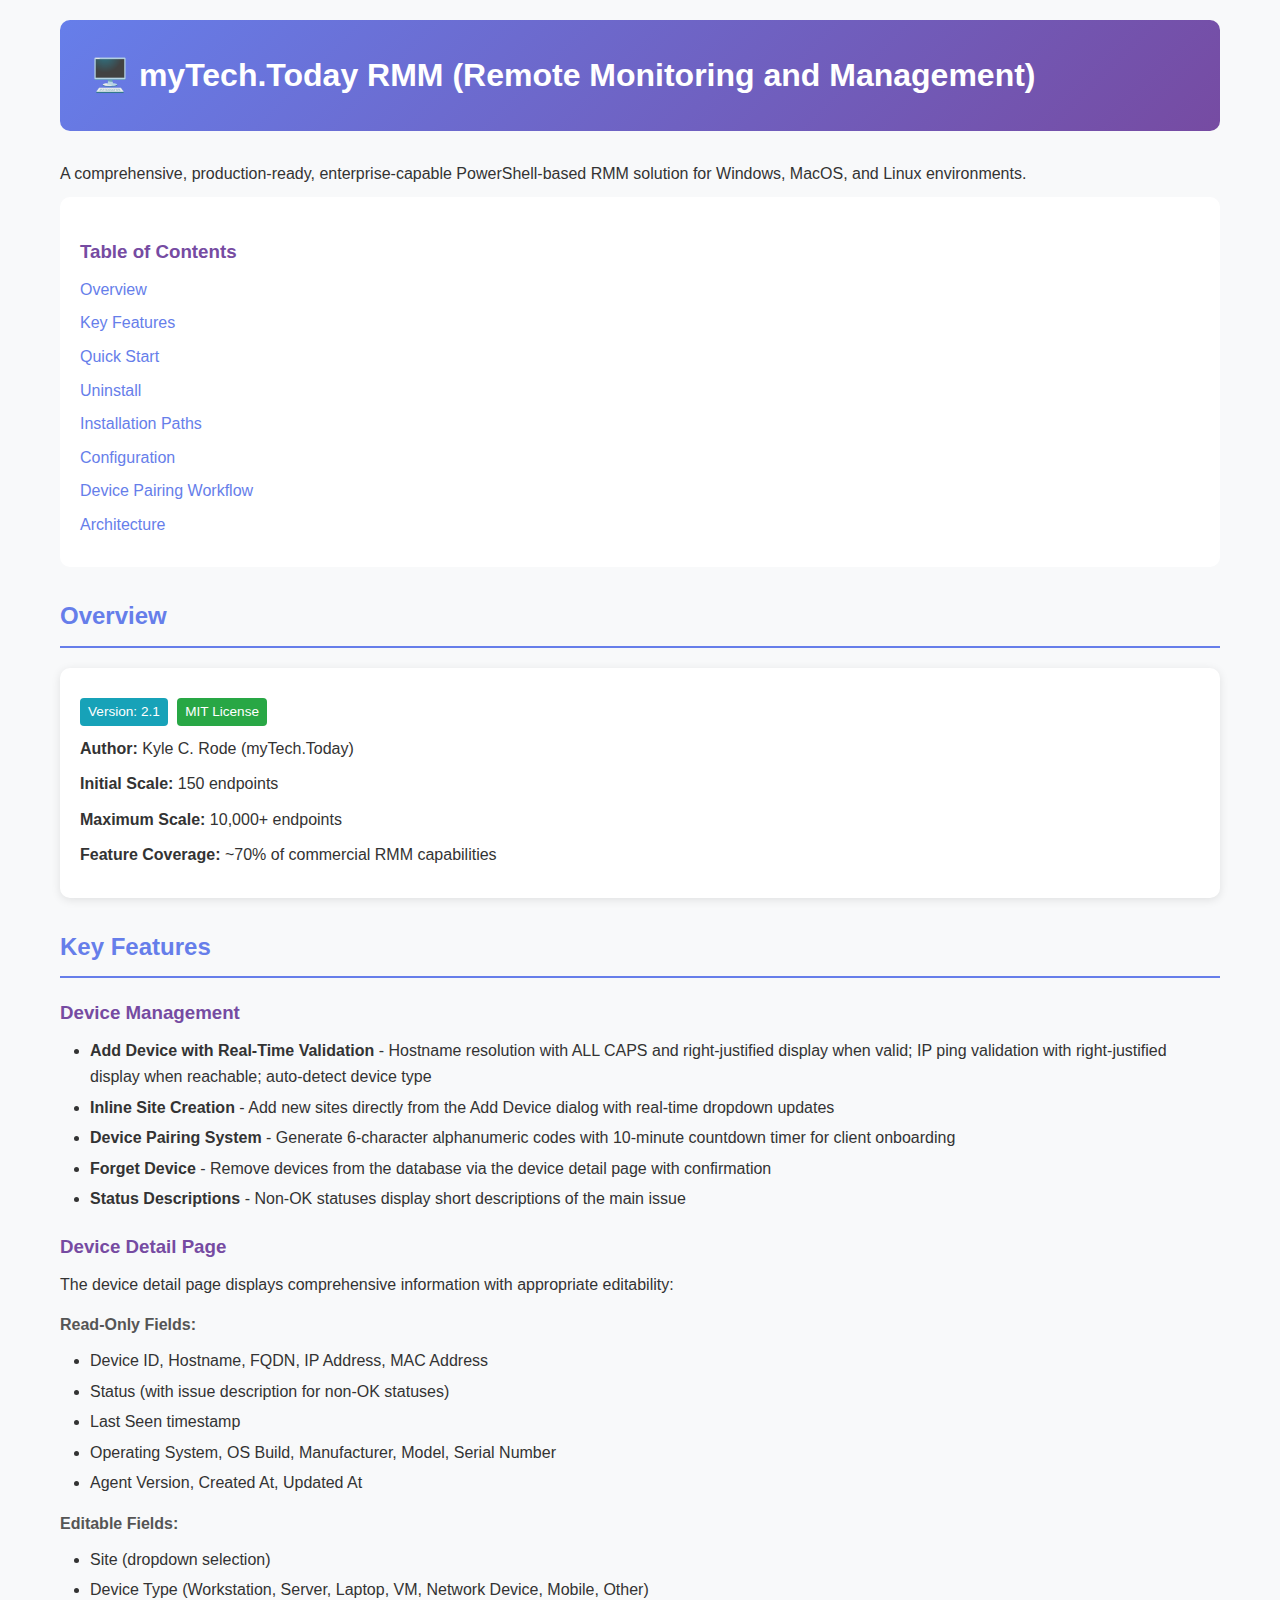
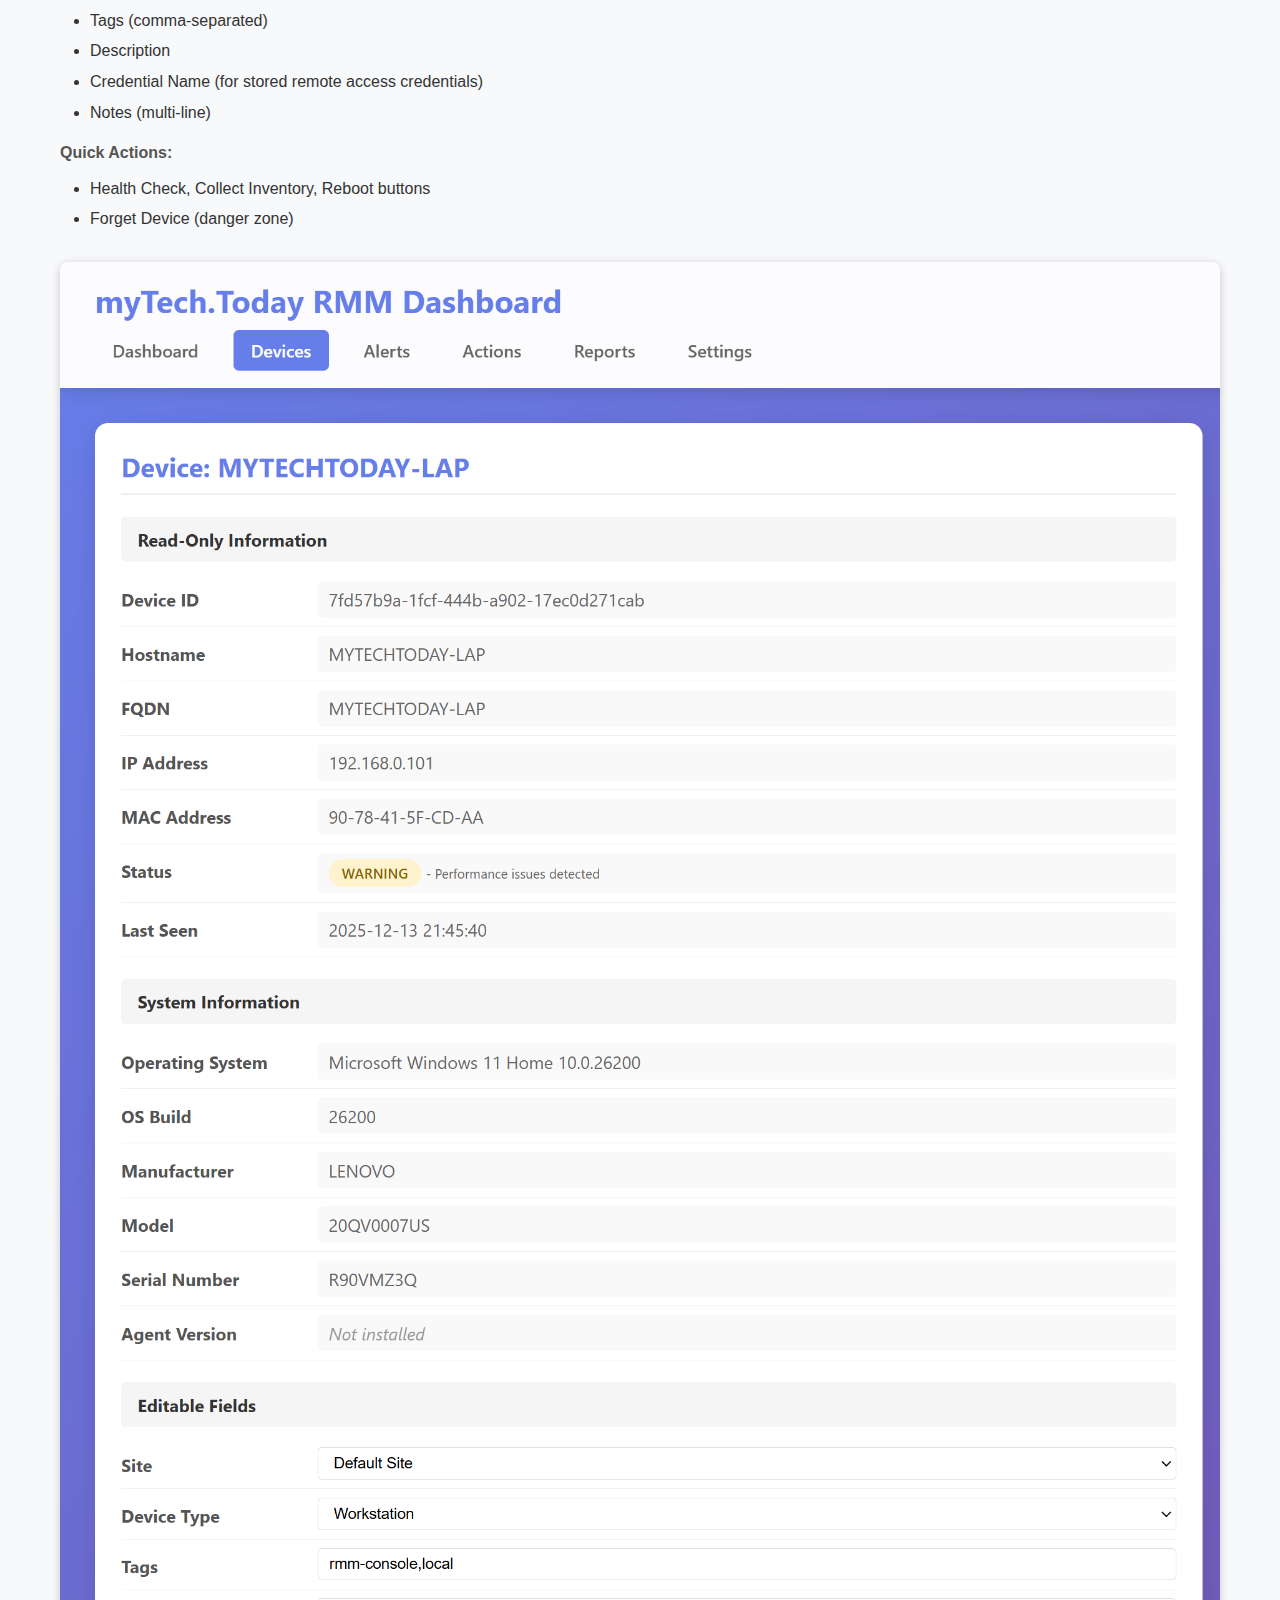
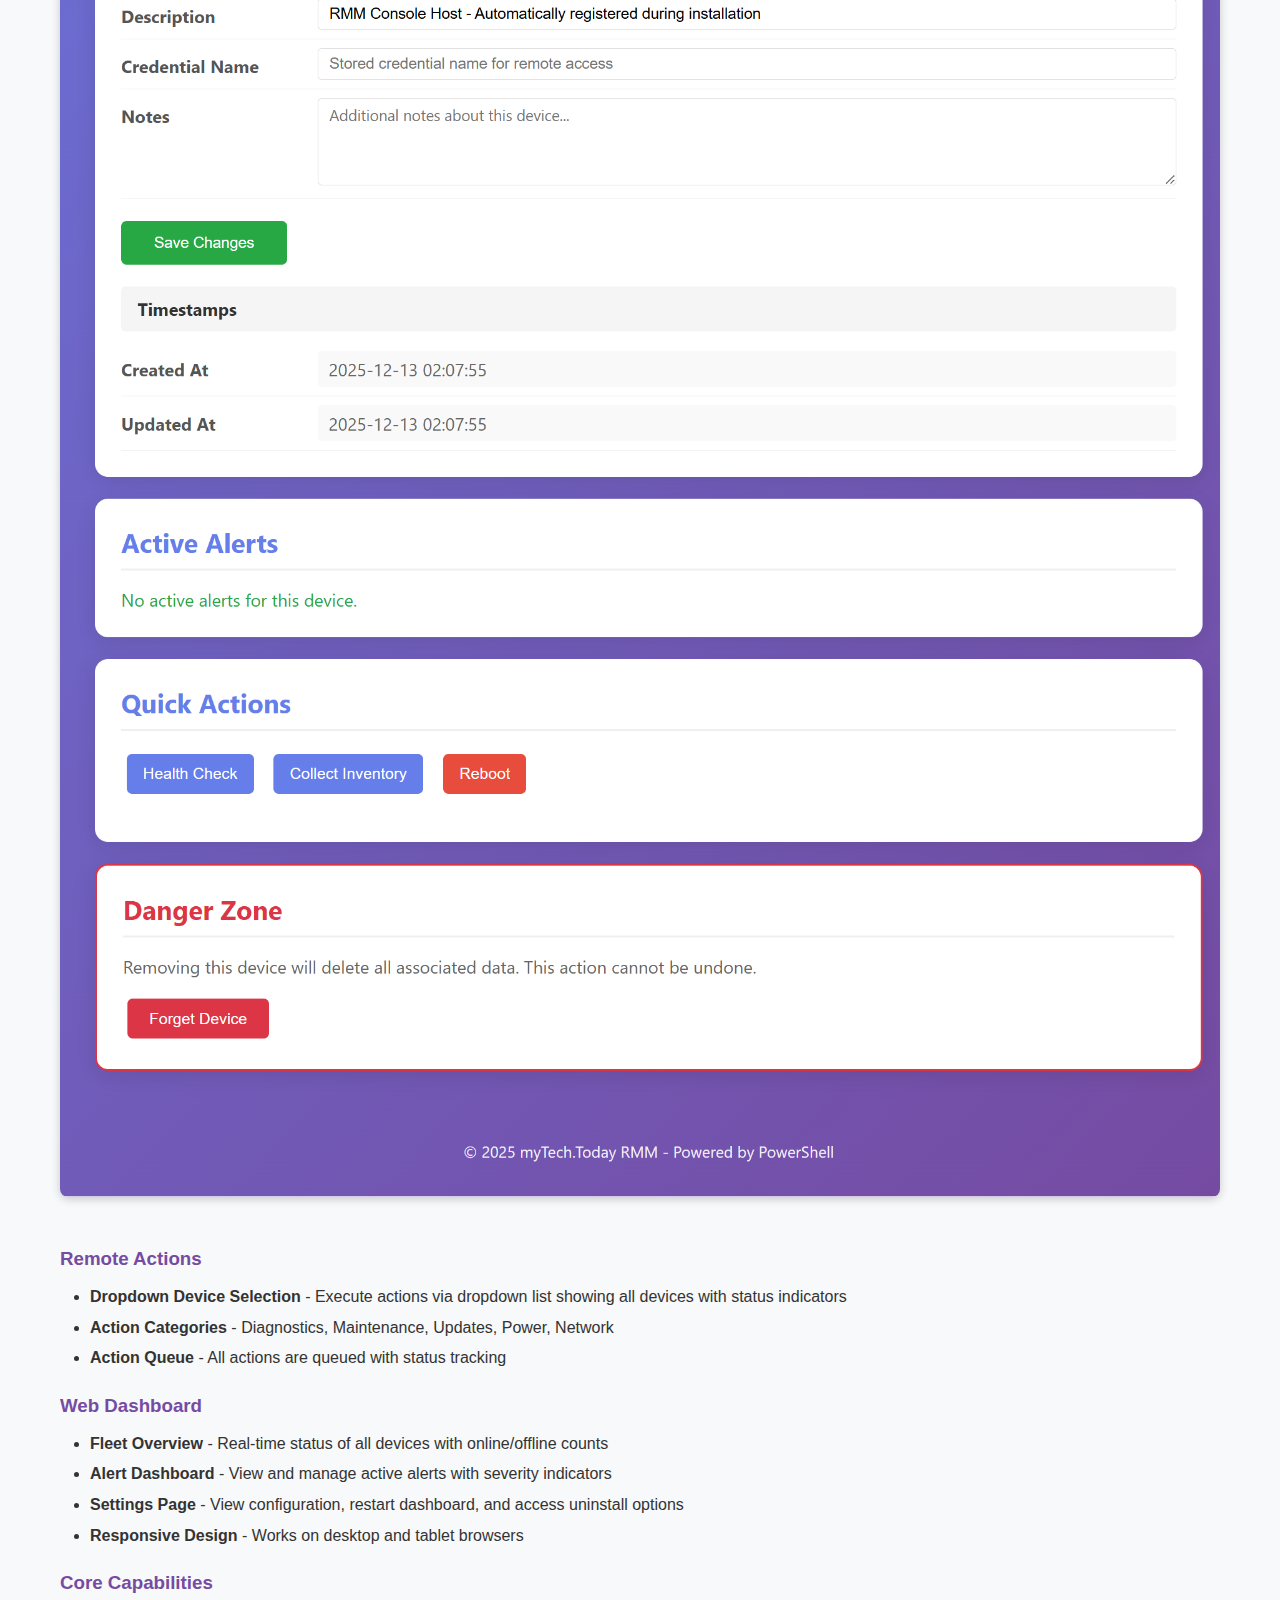
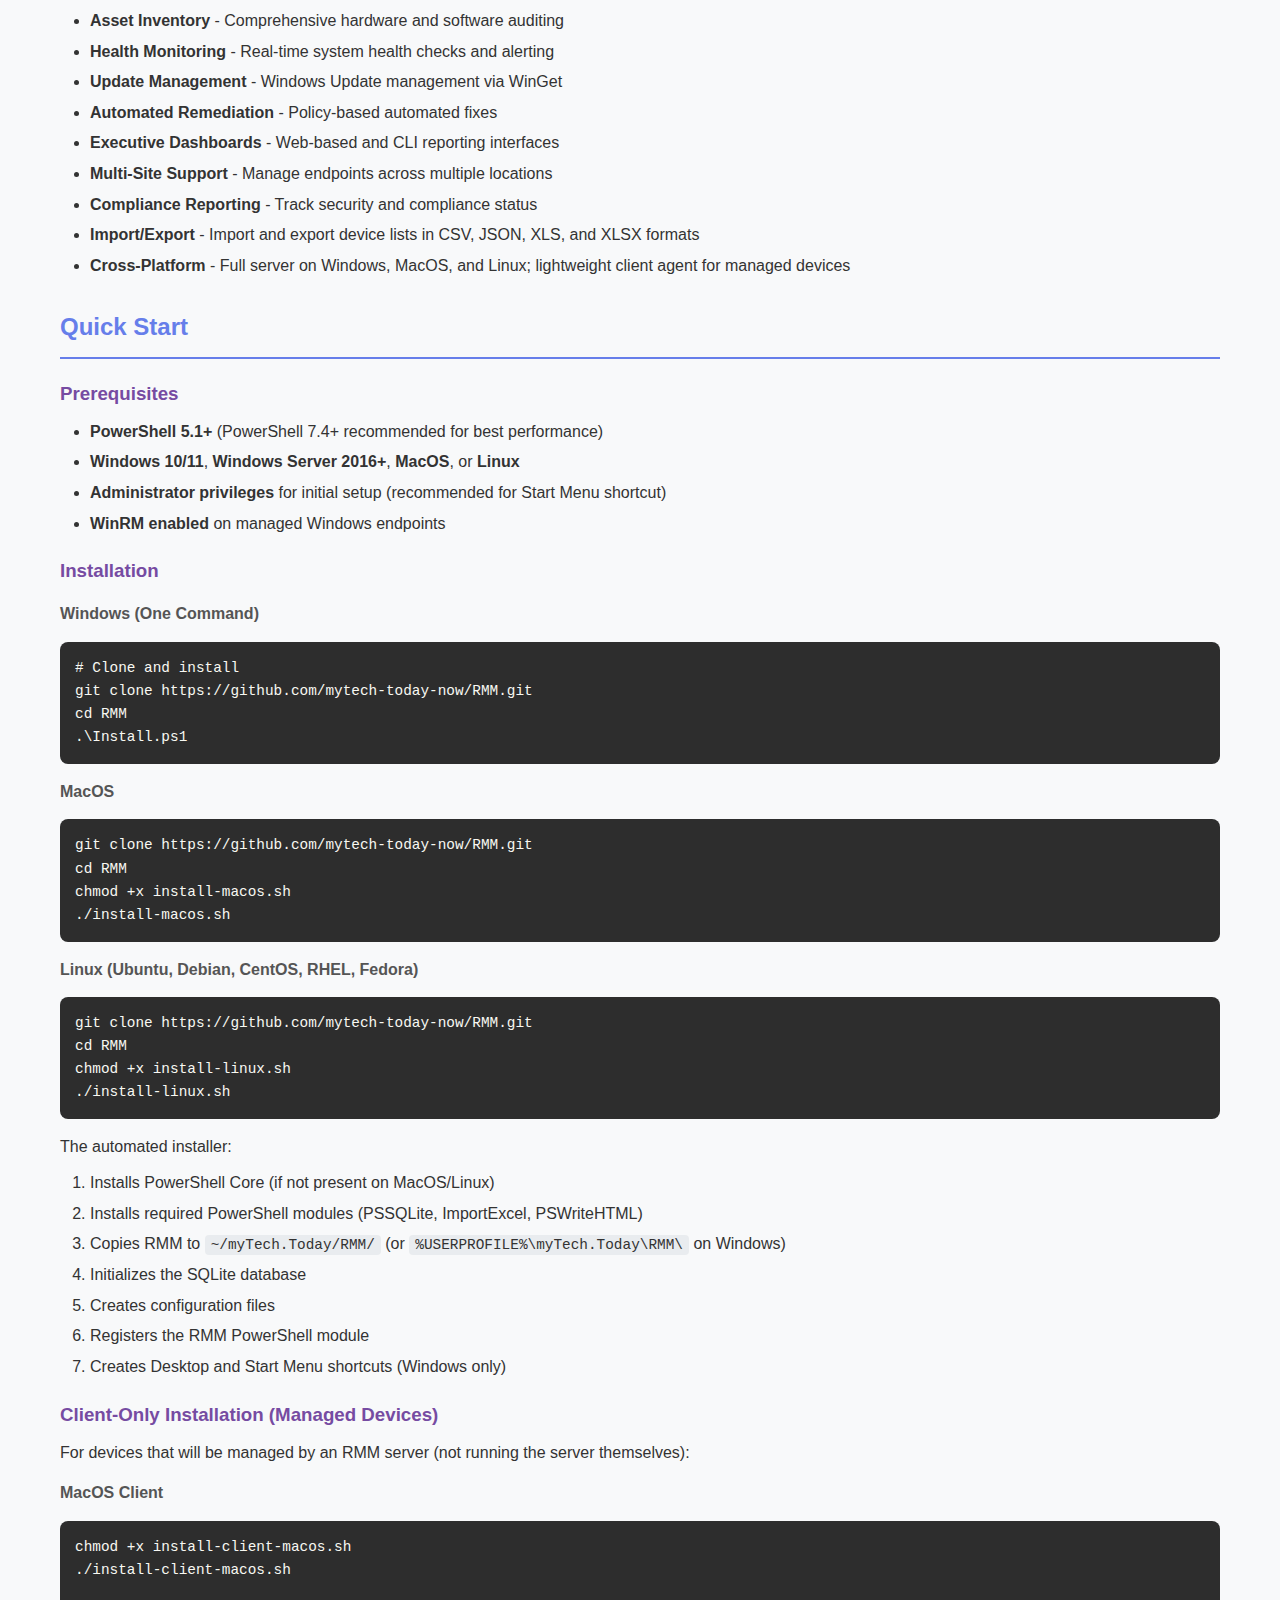
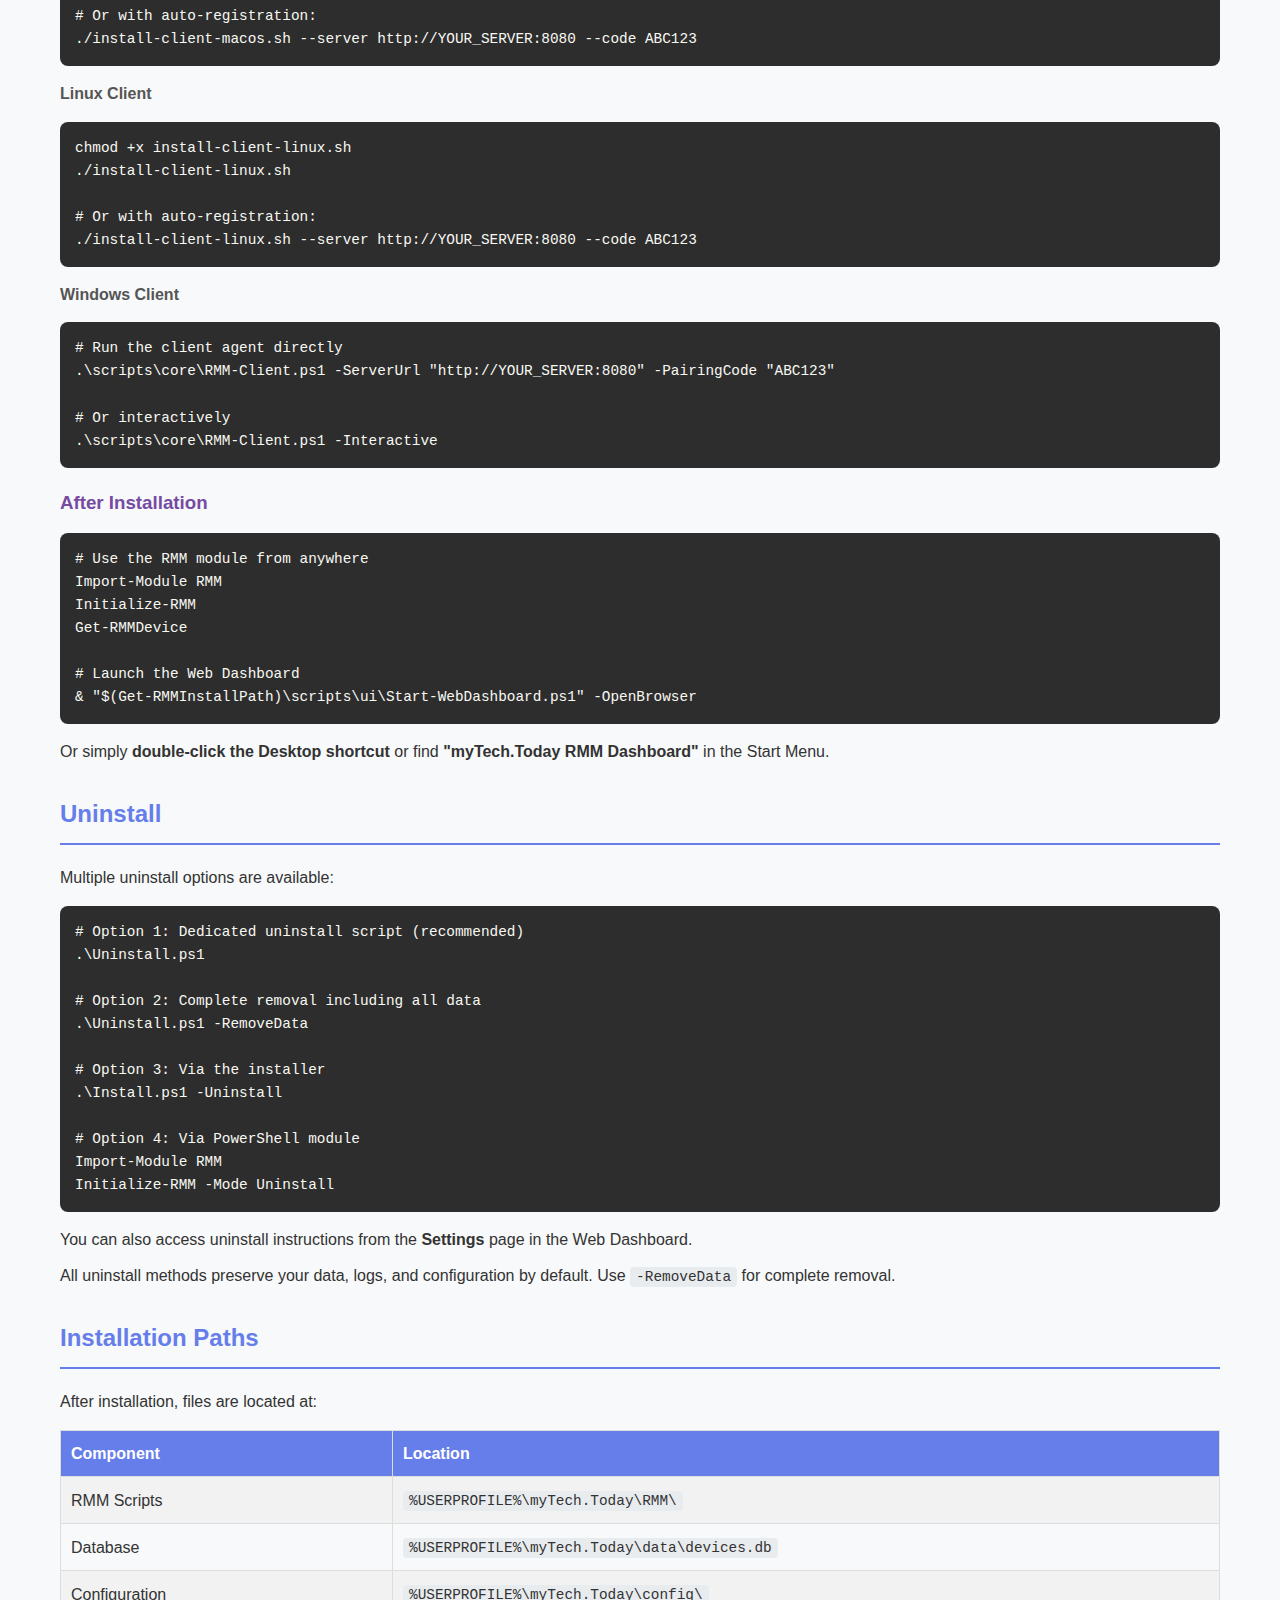
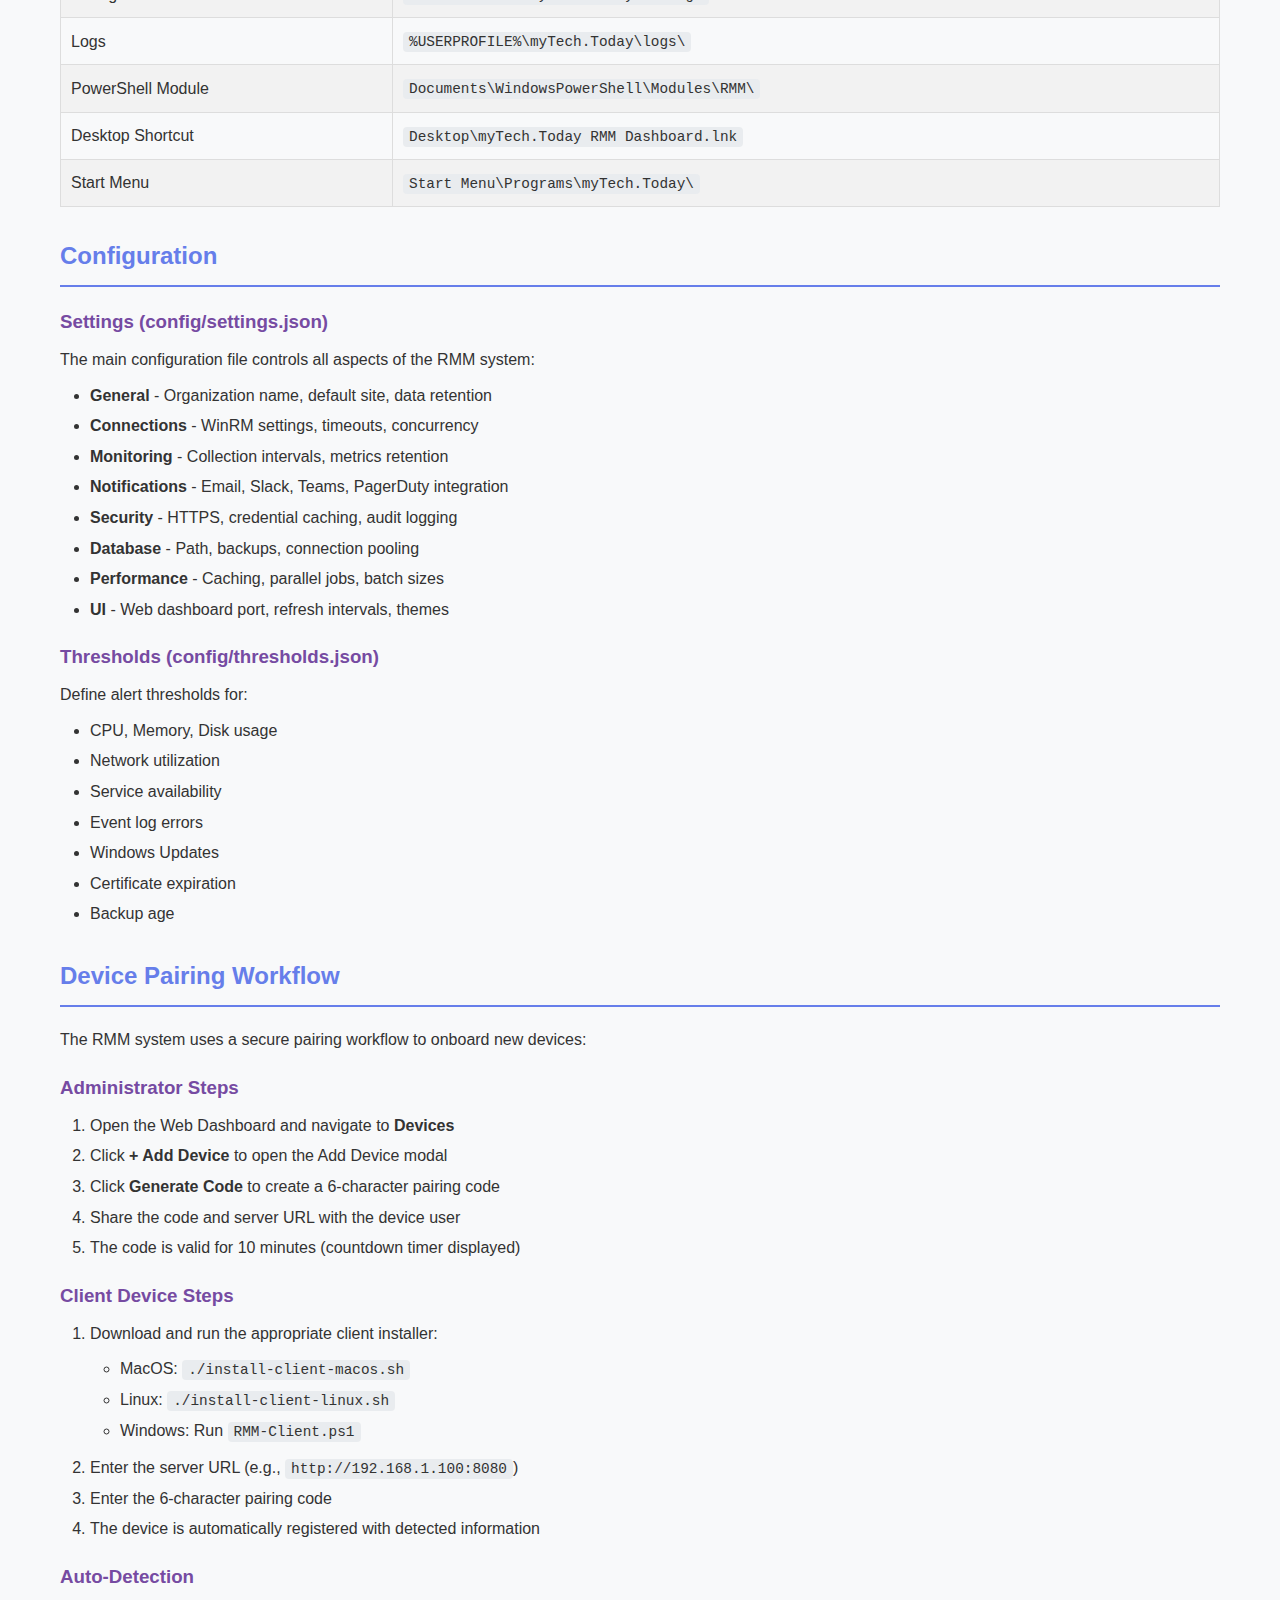
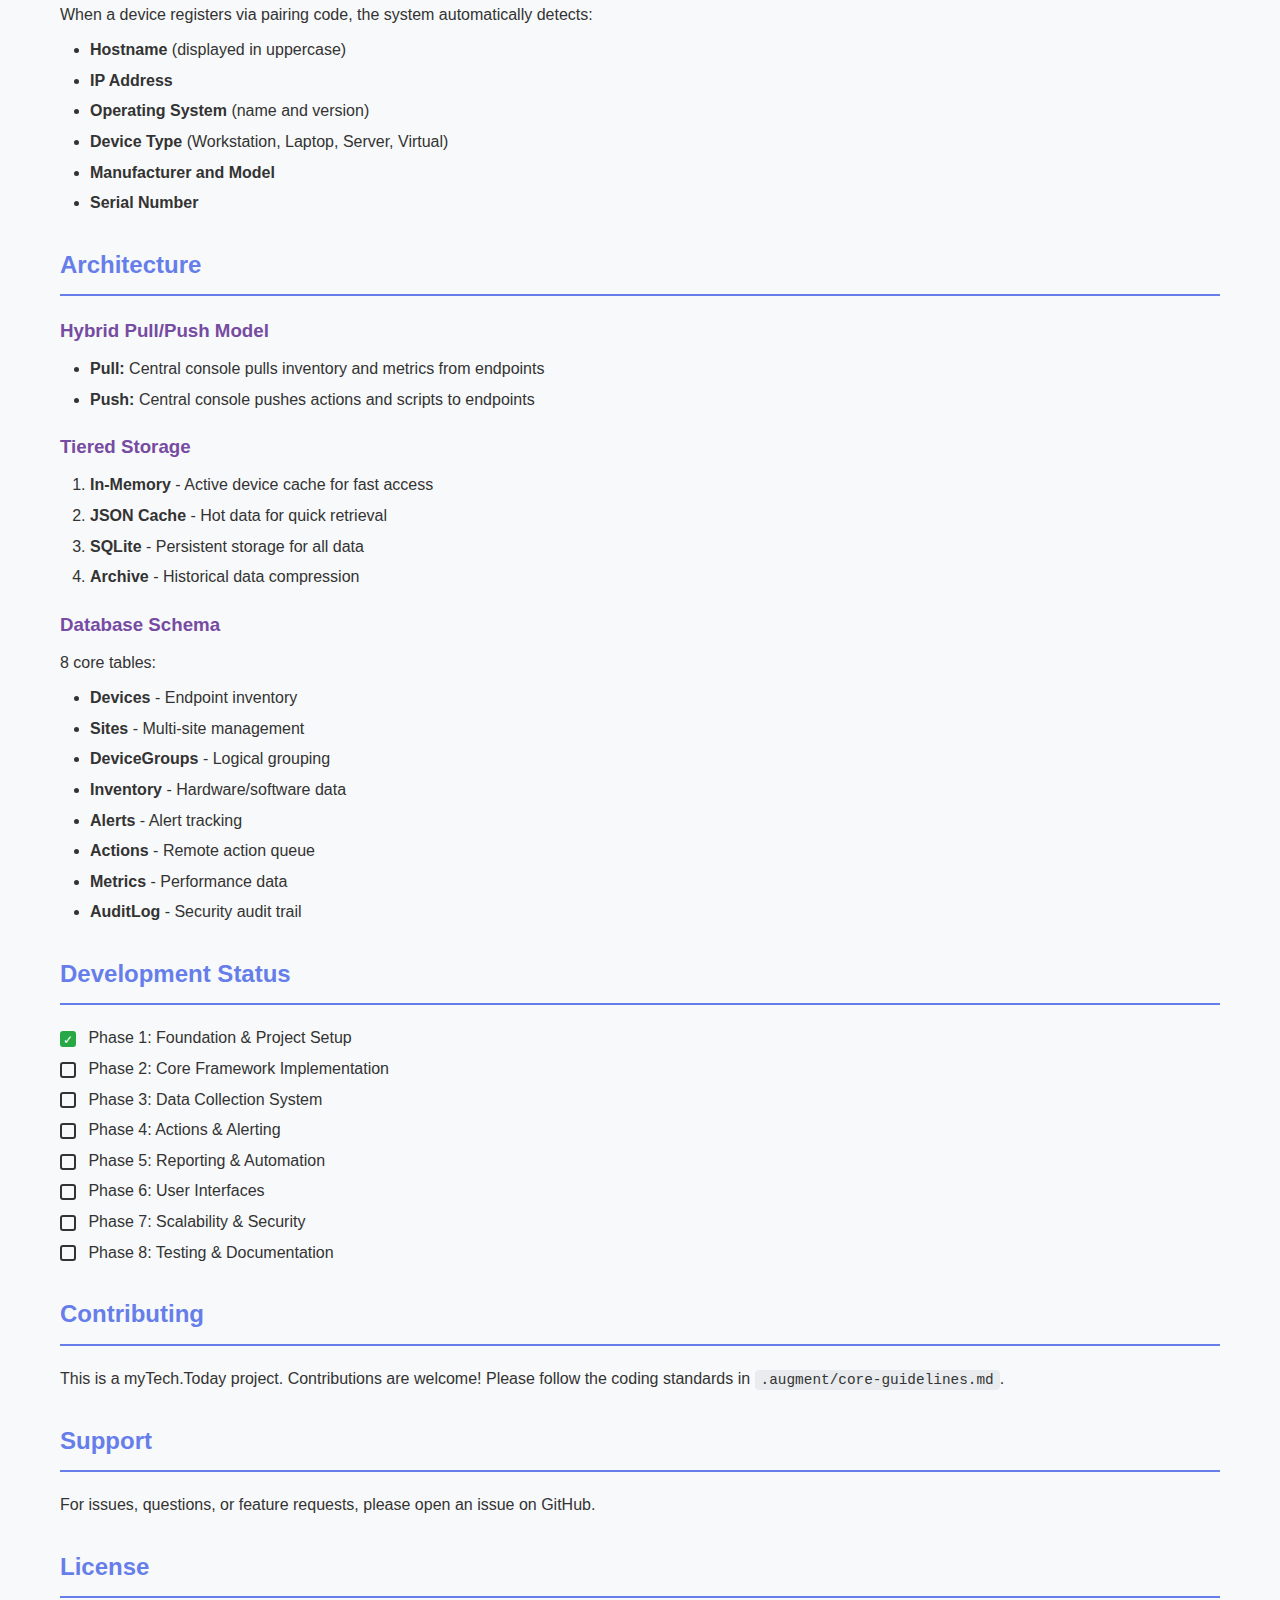
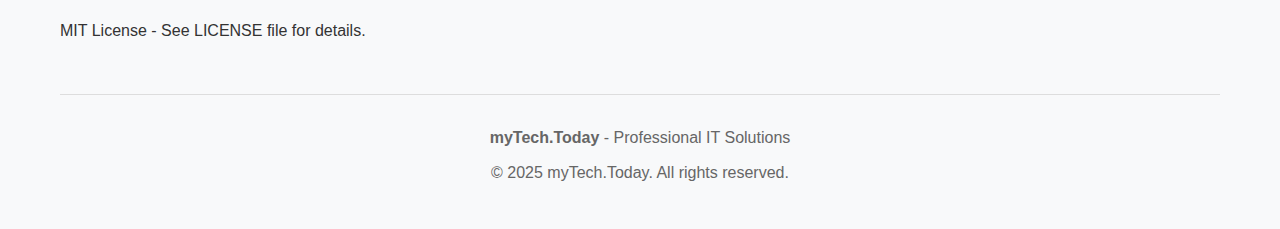
<file: readme.html>
<!DOCTYPE html>
<html lang="en">
<head>
    <meta charset="UTF-8">
    <meta name="viewport" content="width=device-width, initial-scale=1.0">
    <title>myTech.Today RMM - Documentation</title>
    <style>
        :root { --primary: #667eea; --secondary: #764ba2; --bg: #f8f9fa; --text: #333; --code-bg: #2d2d2d; }
        * { box-sizing: border-box; margin: 0; padding: 0; }
        body { font-family: -apple-system, BlinkMacSystemFont, 'Segoe UI', Roboto, Oxygen, Ubuntu, sans-serif; line-height: 1.6; color: var(--text); background: var(--bg); padding: 20px; max-width: 1200px; margin: 0 auto; }
        h1 { background: linear-gradient(135deg, var(--primary), var(--secondary)); color: white; padding: 30px; border-radius: 10px; margin-bottom: 30px; }
        h2 { color: var(--primary); border-bottom: 2px solid var(--primary); padding-bottom: 10px; margin: 30px 0 20px 0; }
        h3 { color: var(--secondary); margin: 20px 0 10px 0; }
        h4 { color: #555; margin: 15px 0 10px 0; }
        p { margin: 10px 0; }
        ul, ol { margin: 10px 0 10px 30px; }
        li { margin: 5px 0; }
        code { background: #e9ecef; padding: 2px 6px; border-radius: 4px; font-family: 'Consolas', 'Monaco', monospace; font-size: 0.9em; }
        pre { background: var(--code-bg); color: #f8f8f2; padding: 15px; border-radius: 8px; overflow-x: auto; margin: 15px 0; }
        pre code { background: none; color: inherit; padding: 0; }
        table { width: 100%; border-collapse: collapse; margin: 15px 0; }
        th, td { border: 1px solid #ddd; padding: 10px; text-align: left; }
        th { background: var(--primary); color: white; }
        tr:nth-child(even) { background: #f2f2f2; }
        .panel { background: white; border-radius: 10px; padding: 20px; margin: 20px 0; box-shadow: 0 2px 10px rgba(0,0,0,0.1); }
        .badge { display: inline-block; padding: 3px 8px; border-radius: 4px; font-size: 0.85em; margin-right: 5px; }
        .badge-info { background: #17a2b8; color: white; }
        .badge-success { background: #28a745; color: white; }
        img { max-width: 100%; height: auto; border-radius: 8px; box-shadow: 0 2px 10px rgba(0,0,0,0.2); margin: 20px 0; }
        .toc { background: white; padding: 20px; border-radius: 10px; margin-bottom: 30px; }
        .toc ul { list-style: none; margin-left: 0; }
        .toc li { margin: 8px 0; }
        .toc a { color: var(--primary); text-decoration: none; }
        .toc a:hover { text-decoration: underline; }
        footer { text-align: center; margin-top: 50px; padding: 20px; color: #666; border-top: 1px solid #ddd; }
        .checkbox { display: inline-block; width: 16px; height: 16px; border: 2px solid #333; border-radius: 3px; margin-right: 8px; vertical-align: middle; }
        .checkbox.checked { background: #28a745; border-color: #28a745; }
        .checkbox.checked::after { content: '✓'; color: white; font-size: 12px; display: block; text-align: center; line-height: 14px; }
    </style>
</head>
<body>
    <h1>🖥️ myTech.Today RMM (Remote Monitoring and Management)</h1>
    
    <p>A comprehensive, production-ready, enterprise-capable PowerShell-based RMM solution for Windows, MacOS, and Linux environments.</p>
    
    <div class="toc">
        <h3>Table of Contents</h3>
        <ul>
            <li><a href="#overview">Overview</a></li>
            <li><a href="#features">Key Features</a></li>
            <li><a href="#quick-start">Quick Start</a></li>
            <li><a href="#uninstall">Uninstall</a></li>
            <li><a href="#paths">Installation Paths</a></li>
            <li><a href="#configuration">Configuration</a></li>
            <li><a href="#pairing">Device Pairing Workflow</a></li>
            <li><a href="#architecture">Architecture</a></li>
        </ul>
    </div>

    <h2 id="overview">Overview</h2>
    <div class="panel">
        <p><span class="badge badge-info">Version: 2.1</span>
           <span class="badge badge-success">MIT License</span></p>
        <p><strong>Author:</strong> Kyle C. Rode (myTech.Today)</p>
        <p><strong>Initial Scale:</strong> 150 endpoints</p>
        <p><strong>Maximum Scale:</strong> 10,000+ endpoints</p>
        <p><strong>Feature Coverage:</strong> ~70% of commercial RMM capabilities</p>
    </div>

    <h2 id="features">Key Features</h2>
    
    <h3>Device Management</h3>
    <ul>
        <li><strong>Add Device with Real-Time Validation</strong> - Hostname resolution with ALL CAPS and right-justified display when valid; IP ping validation with right-justified display when reachable; auto-detect device type</li>
        <li><strong>Inline Site Creation</strong> - Add new sites directly from the Add Device dialog with real-time dropdown updates</li>
        <li><strong>Device Pairing System</strong> - Generate 6-character alphanumeric codes with 10-minute countdown timer for client onboarding</li>
        <li><strong>Forget Device</strong> - Remove devices from the database via the device detail page with confirmation</li>
        <li><strong>Status Descriptions</strong> - Non-OK statuses display short descriptions of the main issue</li>
    </ul>

    <h3>Device Detail Page</h3>
    <p>The device detail page displays comprehensive information with appropriate editability:</p>
    
    <h4>Read-Only Fields:</h4>
    <ul>
        <li>Device ID, Hostname, FQDN, IP Address, MAC Address</li>
        <li>Status (with issue description for non-OK statuses)</li>
        <li>Last Seen timestamp</li>
        <li>Operating System, OS Build, Manufacturer, Model, Serial Number</li>
        <li>Agent Version, Created At, Updated At</li>
    </ul>
    
    <h4>Editable Fields:</h4>
    <ul>
        <li>Site (dropdown selection)</li>
        <li>Device Type (Workstation, Server, Laptop, VM, Network Device, Mobile, Other)</li>
        <li>Tags (comma-separated)</li>
        <li>Description</li>
        <li>Credential Name (for stored remote access credentials)</li>
        <li>Notes (multi-line)</li>
    </ul>
    
    <h4>Quick Actions:</h4>
    <ul>
        <li>Health Check, Collect Inventory, Reboot buttons</li>
        <li>Forget Device (danger zone)</li>
    </ul>
    
    <img src="docs/screenshots/device-detail.png" alt="Device Detail Page Screenshot">

    <h3>Remote Actions</h3>
    <ul>
        <li><strong>Dropdown Device Selection</strong> - Execute actions via dropdown list showing all devices with status indicators</li>
        <li><strong>Action Categories</strong> - Diagnostics, Maintenance, Updates, Power, Network</li>
        <li><strong>Action Queue</strong> - All actions are queued with status tracking</li>
    </ul>

    <h3>Web Dashboard</h3>
    <ul>
        <li><strong>Fleet Overview</strong> - Real-time status of all devices with online/offline counts</li>
        <li><strong>Alert Dashboard</strong> - View and manage active alerts with severity indicators</li>
        <li><strong>Settings Page</strong> - View configuration, restart dashboard, and access uninstall options</li>
        <li><strong>Responsive Design</strong> - Works on desktop and tablet browsers</li>
    </ul>

    <h3>Core Capabilities</h3>
    <ul>
        <li><strong>Asset Inventory</strong> - Comprehensive hardware and software auditing</li>
        <li><strong>Health Monitoring</strong> - Real-time system health checks and alerting</li>
        <li><strong>Update Management</strong> - Windows Update management via WinGet</li>
        <li><strong>Automated Remediation</strong> - Policy-based automated fixes</li>
        <li><strong>Executive Dashboards</strong> - Web-based and CLI reporting interfaces</li>
        <li><strong>Multi-Site Support</strong> - Manage endpoints across multiple locations</li>
        <li><strong>Compliance Reporting</strong> - Track security and compliance status</li>
        <li><strong>Import/Export</strong> - Import and export device lists in CSV, JSON, XLS, and XLSX formats</li>
        <li><strong>Cross-Platform</strong> - Full server on Windows, MacOS, and Linux; lightweight client agent for managed devices</li>
    </ul>

    <h2 id="quick-start">Quick Start</h2>
    
    <h3>Prerequisites</h3>
    <ul>
        <li><strong>PowerShell 5.1+</strong> (PowerShell 7.4+ recommended for best performance)</li>
        <li><strong>Windows 10/11</strong>, <strong>Windows Server 2016+</strong>, <strong>MacOS</strong>, or <strong>Linux</strong></li>
        <li><strong>Administrator privileges</strong> for initial setup (recommended for Start Menu shortcut)</li>
        <li><strong>WinRM enabled</strong> on managed Windows endpoints</li>
    </ul>

    <h3>Installation</h3>
    
    <h4>Windows (One Command)</h4>
    <pre><code># Clone and install
git clone https://github.com/mytech-today-now/RMM.git
cd RMM
.\Install.ps1</code></pre>

    <h4>MacOS</h4>
    <pre><code>git clone https://github.com/mytech-today-now/RMM.git
cd RMM
chmod +x install-macos.sh
./install-macos.sh</code></pre>

    <h4>Linux (Ubuntu, Debian, CentOS, RHEL, Fedora)</h4>
    <pre><code>git clone https://github.com/mytech-today-now/RMM.git
cd RMM
chmod +x install-linux.sh
./install-linux.sh</code></pre>

    <p>The automated installer:</p>
    <ol>
        <li>Installs PowerShell Core (if not present on MacOS/Linux)</li>
        <li>Installs required PowerShell modules (PSSQLite, ImportExcel, PSWriteHTML)</li>
        <li>Copies RMM to <code>~/myTech.Today/RMM/</code> (or <code>%USERPROFILE%\myTech.Today\RMM\</code> on Windows)</li>
        <li>Initializes the SQLite database</li>
        <li>Creates configuration files</li>
        <li>Registers the RMM PowerShell module</li>
        <li>Creates Desktop and Start Menu shortcuts (Windows only)</li>
    </ol>

    <h3>Client-Only Installation (Managed Devices)</h3>
    <p>For devices that will be managed by an RMM server (not running the server themselves):</p>

    <h4>MacOS Client</h4>
    <pre><code>chmod +x install-client-macos.sh
./install-client-macos.sh

# Or with auto-registration:
./install-client-macos.sh --server http://YOUR_SERVER:8080 --code ABC123</code></pre>

    <h4>Linux Client</h4>
    <pre><code>chmod +x install-client-linux.sh
./install-client-linux.sh

# Or with auto-registration:
./install-client-linux.sh --server http://YOUR_SERVER:8080 --code ABC123</code></pre>

    <h4>Windows Client</h4>
    <pre><code># Run the client agent directly
.\scripts\core\RMM-Client.ps1 -ServerUrl "http://YOUR_SERVER:8080" -PairingCode "ABC123"

# Or interactively
.\scripts\core\RMM-Client.ps1 -Interactive</code></pre>

    <h3>After Installation</h3>
    <pre><code># Use the RMM module from anywhere
Import-Module RMM
Initialize-RMM
Get-RMMDevice

# Launch the Web Dashboard
&amp; "$(Get-RMMInstallPath)\scripts\ui\Start-WebDashboard.ps1" -OpenBrowser</code></pre>
    <p>Or simply <strong>double-click the Desktop shortcut</strong> or find <strong>"myTech.Today RMM Dashboard"</strong> in the Start Menu.</p>

    <h2 id="uninstall">Uninstall</h2>
    <p>Multiple uninstall options are available:</p>
    <pre><code># Option 1: Dedicated uninstall script (recommended)
.\Uninstall.ps1

# Option 2: Complete removal including all data
.\Uninstall.ps1 -RemoveData

# Option 3: Via the installer
.\Install.ps1 -Uninstall

# Option 4: Via PowerShell module
Import-Module RMM
Initialize-RMM -Mode Uninstall</code></pre>
    <p>You can also access uninstall instructions from the <strong>Settings</strong> page in the Web Dashboard.</p>
    <p>All uninstall methods preserve your data, logs, and configuration by default. Use <code>-RemoveData</code> for complete removal.</p>

    <h2 id="paths">Installation Paths</h2>
    <p>After installation, files are located at:</p>
    <table>
        <tr><th>Component</th><th>Location</th></tr>
        <tr><td>RMM Scripts</td><td><code>%USERPROFILE%\myTech.Today\RMM\</code></td></tr>
        <tr><td>Database</td><td><code>%USERPROFILE%\myTech.Today\data\devices.db</code></td></tr>
        <tr><td>Configuration</td><td><code>%USERPROFILE%\myTech.Today\config\</code></td></tr>
        <tr><td>Logs</td><td><code>%USERPROFILE%\myTech.Today\logs\</code></td></tr>
        <tr><td>PowerShell Module</td><td><code>Documents\WindowsPowerShell\Modules\RMM\</code></td></tr>
        <tr><td>Desktop Shortcut</td><td><code>Desktop\myTech.Today RMM Dashboard.lnk</code></td></tr>
        <tr><td>Start Menu</td><td><code>Start Menu\Programs\myTech.Today\</code></td></tr>
    </table>

    <h2 id="configuration">Configuration</h2>

    <h3>Settings (config/settings.json)</h3>
    <p>The main configuration file controls all aspects of the RMM system:</p>
    <ul>
        <li><strong>General</strong> - Organization name, default site, data retention</li>
        <li><strong>Connections</strong> - WinRM settings, timeouts, concurrency</li>
        <li><strong>Monitoring</strong> - Collection intervals, metrics retention</li>
        <li><strong>Notifications</strong> - Email, Slack, Teams, PagerDuty integration</li>
        <li><strong>Security</strong> - HTTPS, credential caching, audit logging</li>
        <li><strong>Database</strong> - Path, backups, connection pooling</li>
        <li><strong>Performance</strong> - Caching, parallel jobs, batch sizes</li>
        <li><strong>UI</strong> - Web dashboard port, refresh intervals, themes</li>
    </ul>

    <h3>Thresholds (config/thresholds.json)</h3>
    <p>Define alert thresholds for:</p>
    <ul>
        <li>CPU, Memory, Disk usage</li>
        <li>Network utilization</li>
        <li>Service availability</li>
        <li>Event log errors</li>
        <li>Windows Updates</li>
        <li>Certificate expiration</li>
        <li>Backup age</li>
    </ul>

    <h2 id="pairing">Device Pairing Workflow</h2>
    <p>The RMM system uses a secure pairing workflow to onboard new devices:</p>

    <h3>Administrator Steps</h3>
    <ol>
        <li>Open the Web Dashboard and navigate to <strong>Devices</strong></li>
        <li>Click <strong>+ Add Device</strong> to open the Add Device modal</li>
        <li>Click <strong>Generate Code</strong> to create a 6-character pairing code</li>
        <li>Share the code and server URL with the device user</li>
        <li>The code is valid for 10 minutes (countdown timer displayed)</li>
    </ol>

    <h3>Client Device Steps</h3>
    <ol>
        <li>Download and run the appropriate client installer:
            <ul>
                <li>MacOS: <code>./install-client-macos.sh</code></li>
                <li>Linux: <code>./install-client-linux.sh</code></li>
                <li>Windows: Run <code>RMM-Client.ps1</code></li>
            </ul>
        </li>
        <li>Enter the server URL (e.g., <code>http://192.168.1.100:8080</code>)</li>
        <li>Enter the 6-character pairing code</li>
        <li>The device is automatically registered with detected information</li>
    </ol>

    <h3>Auto-Detection</h3>
    <p>When a device registers via pairing code, the system automatically detects:</p>
    <ul>
        <li><strong>Hostname</strong> (displayed in uppercase)</li>
        <li><strong>IP Address</strong></li>
        <li><strong>Operating System</strong> (name and version)</li>
        <li><strong>Device Type</strong> (Workstation, Laptop, Server, Virtual)</li>
        <li><strong>Manufacturer and Model</strong></li>
        <li><strong>Serial Number</strong></li>
    </ul>

    <h2 id="architecture">Architecture</h2>

    <h3>Hybrid Pull/Push Model</h3>
    <ul>
        <li><strong>Pull:</strong> Central console pulls inventory and metrics from endpoints</li>
        <li><strong>Push:</strong> Central console pushes actions and scripts to endpoints</li>
    </ul>

    <h3>Tiered Storage</h3>
    <ol>
        <li><strong>In-Memory</strong> - Active device cache for fast access</li>
        <li><strong>JSON Cache</strong> - Hot data for quick retrieval</li>
        <li><strong>SQLite</strong> - Persistent storage for all data</li>
        <li><strong>Archive</strong> - Historical data compression</li>
    </ol>

    <h3>Database Schema</h3>
    <p>8 core tables:</p>
    <ul>
        <li><strong>Devices</strong> - Endpoint inventory</li>
        <li><strong>Sites</strong> - Multi-site management</li>
        <li><strong>DeviceGroups</strong> - Logical grouping</li>
        <li><strong>Inventory</strong> - Hardware/software data</li>
        <li><strong>Alerts</strong> - Alert tracking</li>
        <li><strong>Actions</strong> - Remote action queue</li>
        <li><strong>Metrics</strong> - Performance data</li>
        <li><strong>AuditLog</strong> - Security audit trail</li>
    </ul>

    <h2>Development Status</h2>
    <ul style="list-style: none; margin-left: 0;">
        <li><span class="checkbox checked"></span> Phase 1: Foundation &amp; Project Setup</li>
        <li><span class="checkbox"></span> Phase 2: Core Framework Implementation</li>
        <li><span class="checkbox"></span> Phase 3: Data Collection System</li>
        <li><span class="checkbox"></span> Phase 4: Actions &amp; Alerting</li>
        <li><span class="checkbox"></span> Phase 5: Reporting &amp; Automation</li>
        <li><span class="checkbox"></span> Phase 6: User Interfaces</li>
        <li><span class="checkbox"></span> Phase 7: Scalability &amp; Security</li>
        <li><span class="checkbox"></span> Phase 8: Testing &amp; Documentation</li>
    </ul>

    <h2>Contributing</h2>
    <p>This is a myTech.Today project. Contributions are welcome! Please follow the coding standards in <code>.augment/core-guidelines.md</code>.</p>

    <h2>Support</h2>
    <p>For issues, questions, or feature requests, please open an issue on GitHub.</p>

    <h2>License</h2>
    <p>MIT License - See LICENSE file for details.</p>

    <footer>
        <p><strong>myTech.Today</strong> - Professional IT Solutions</p>
        <p>© 2025 myTech.Today. All rights reserved.</p>
    </footer>
</body>
</html>
</file>
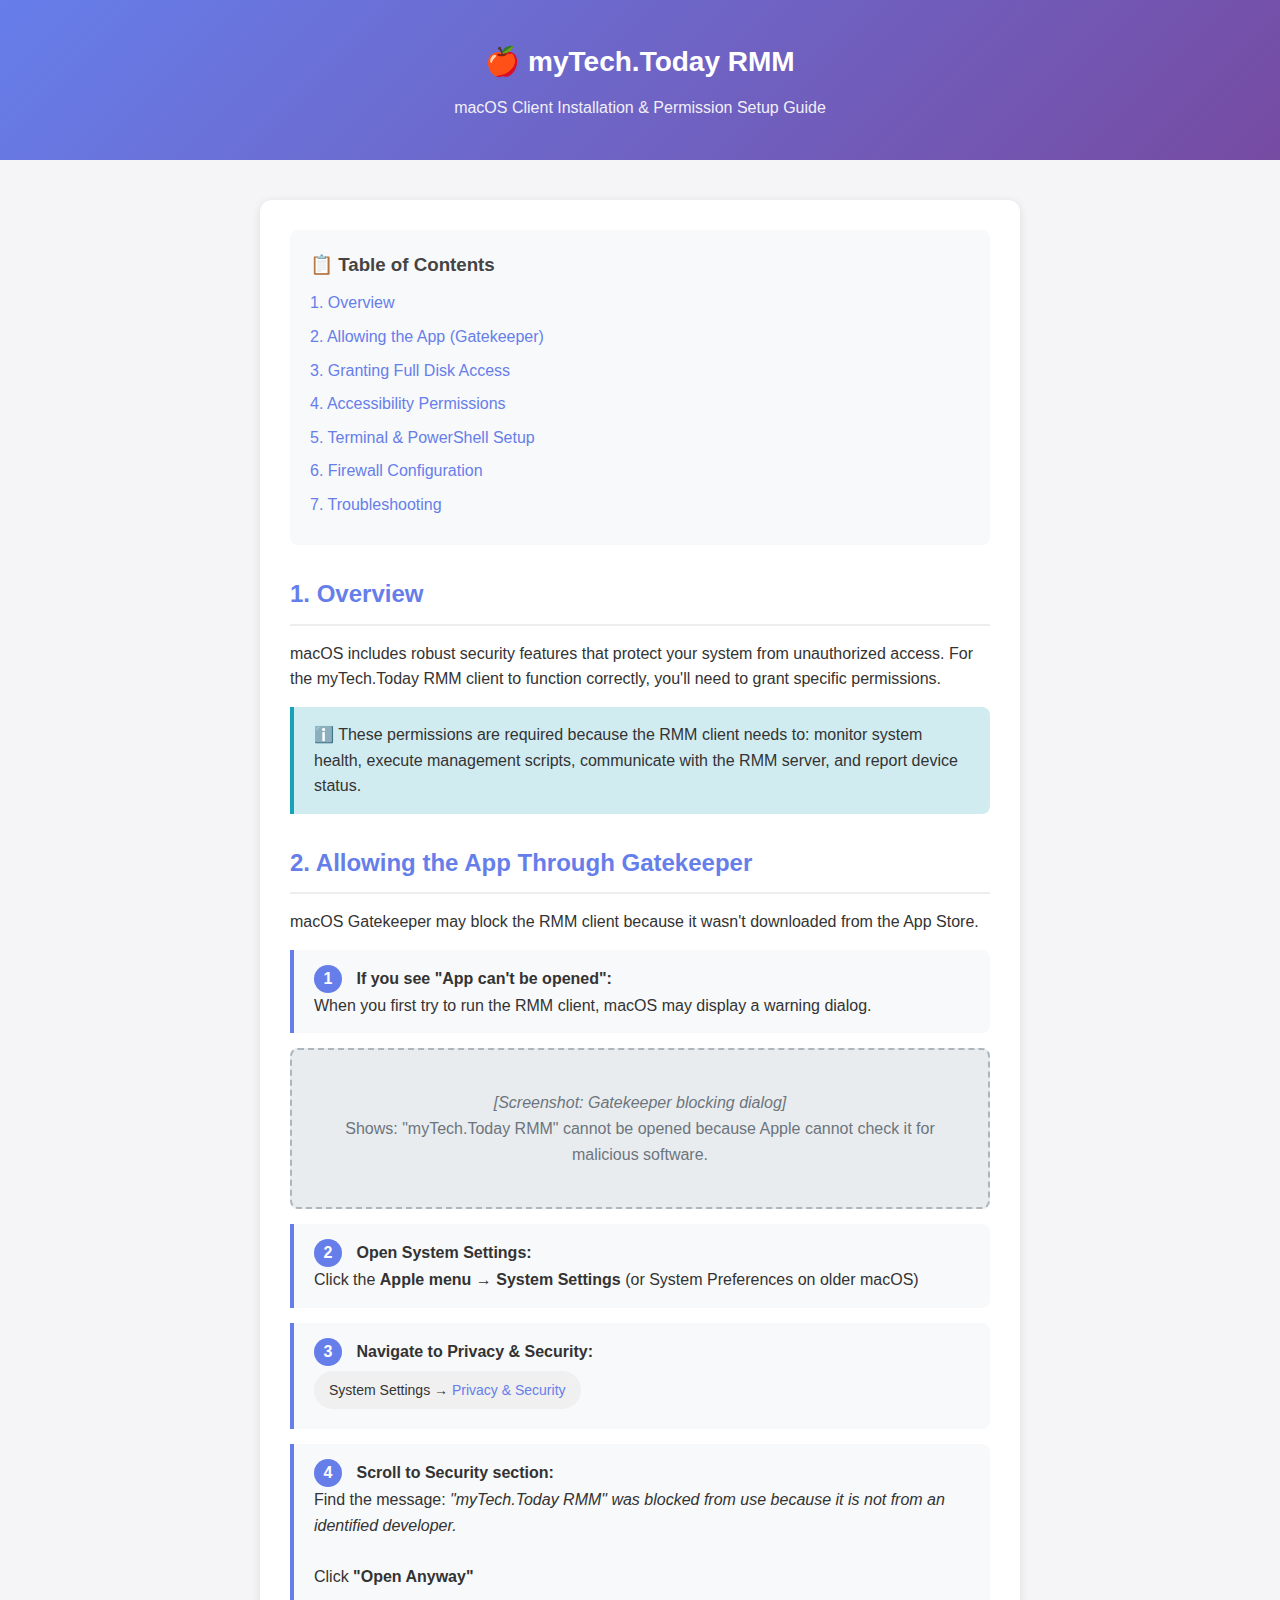
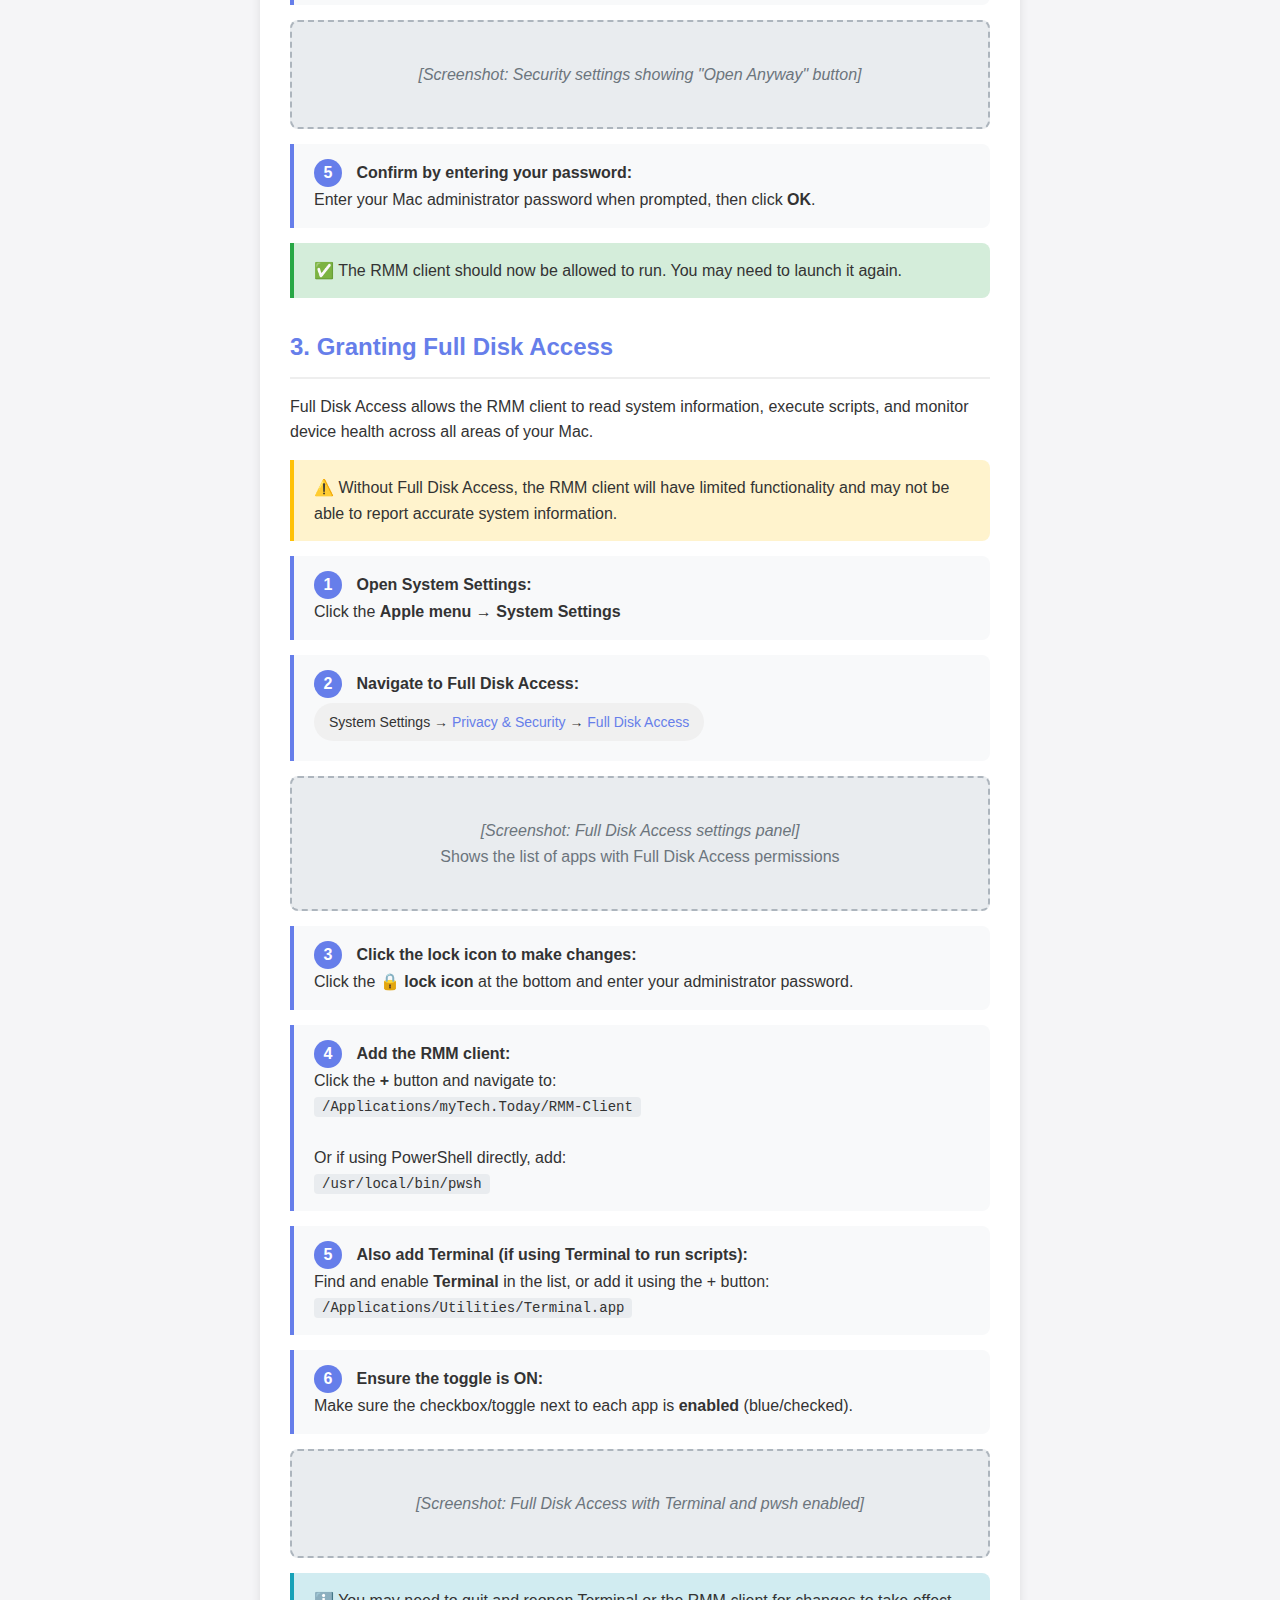
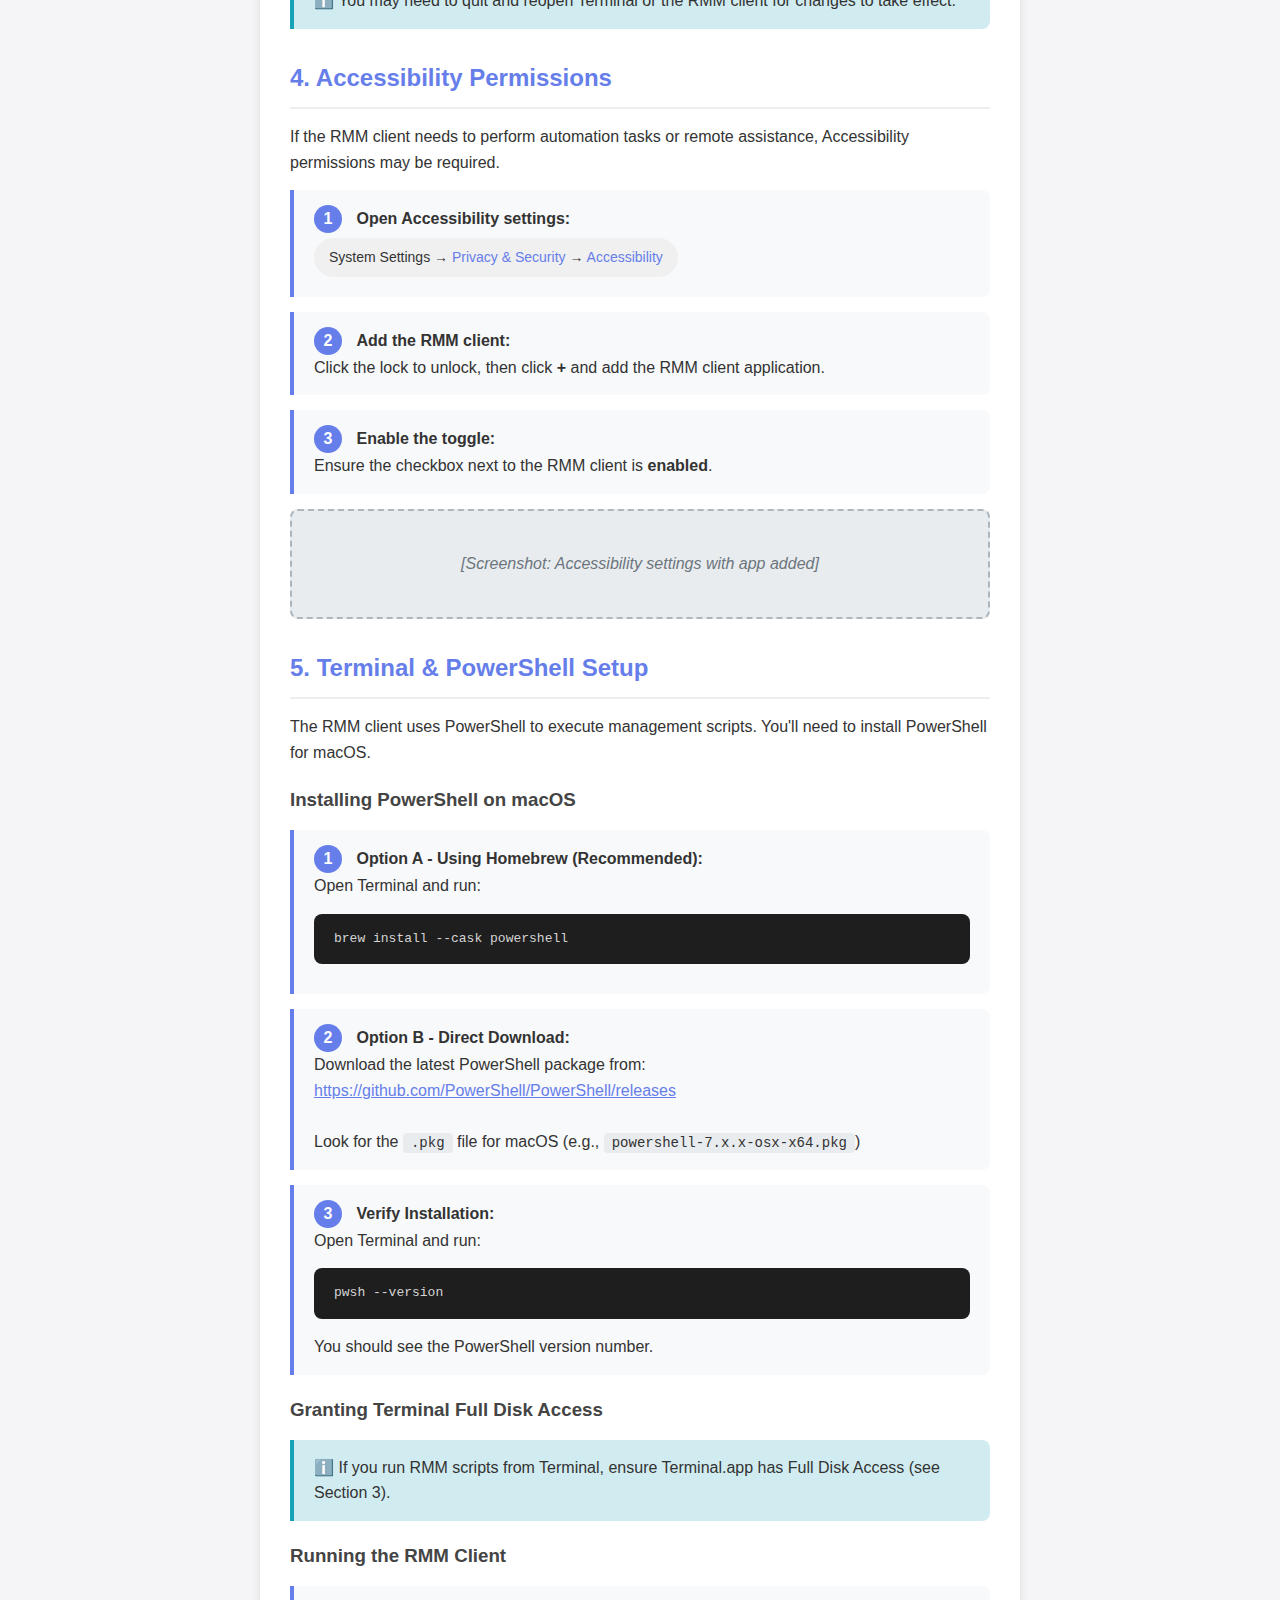
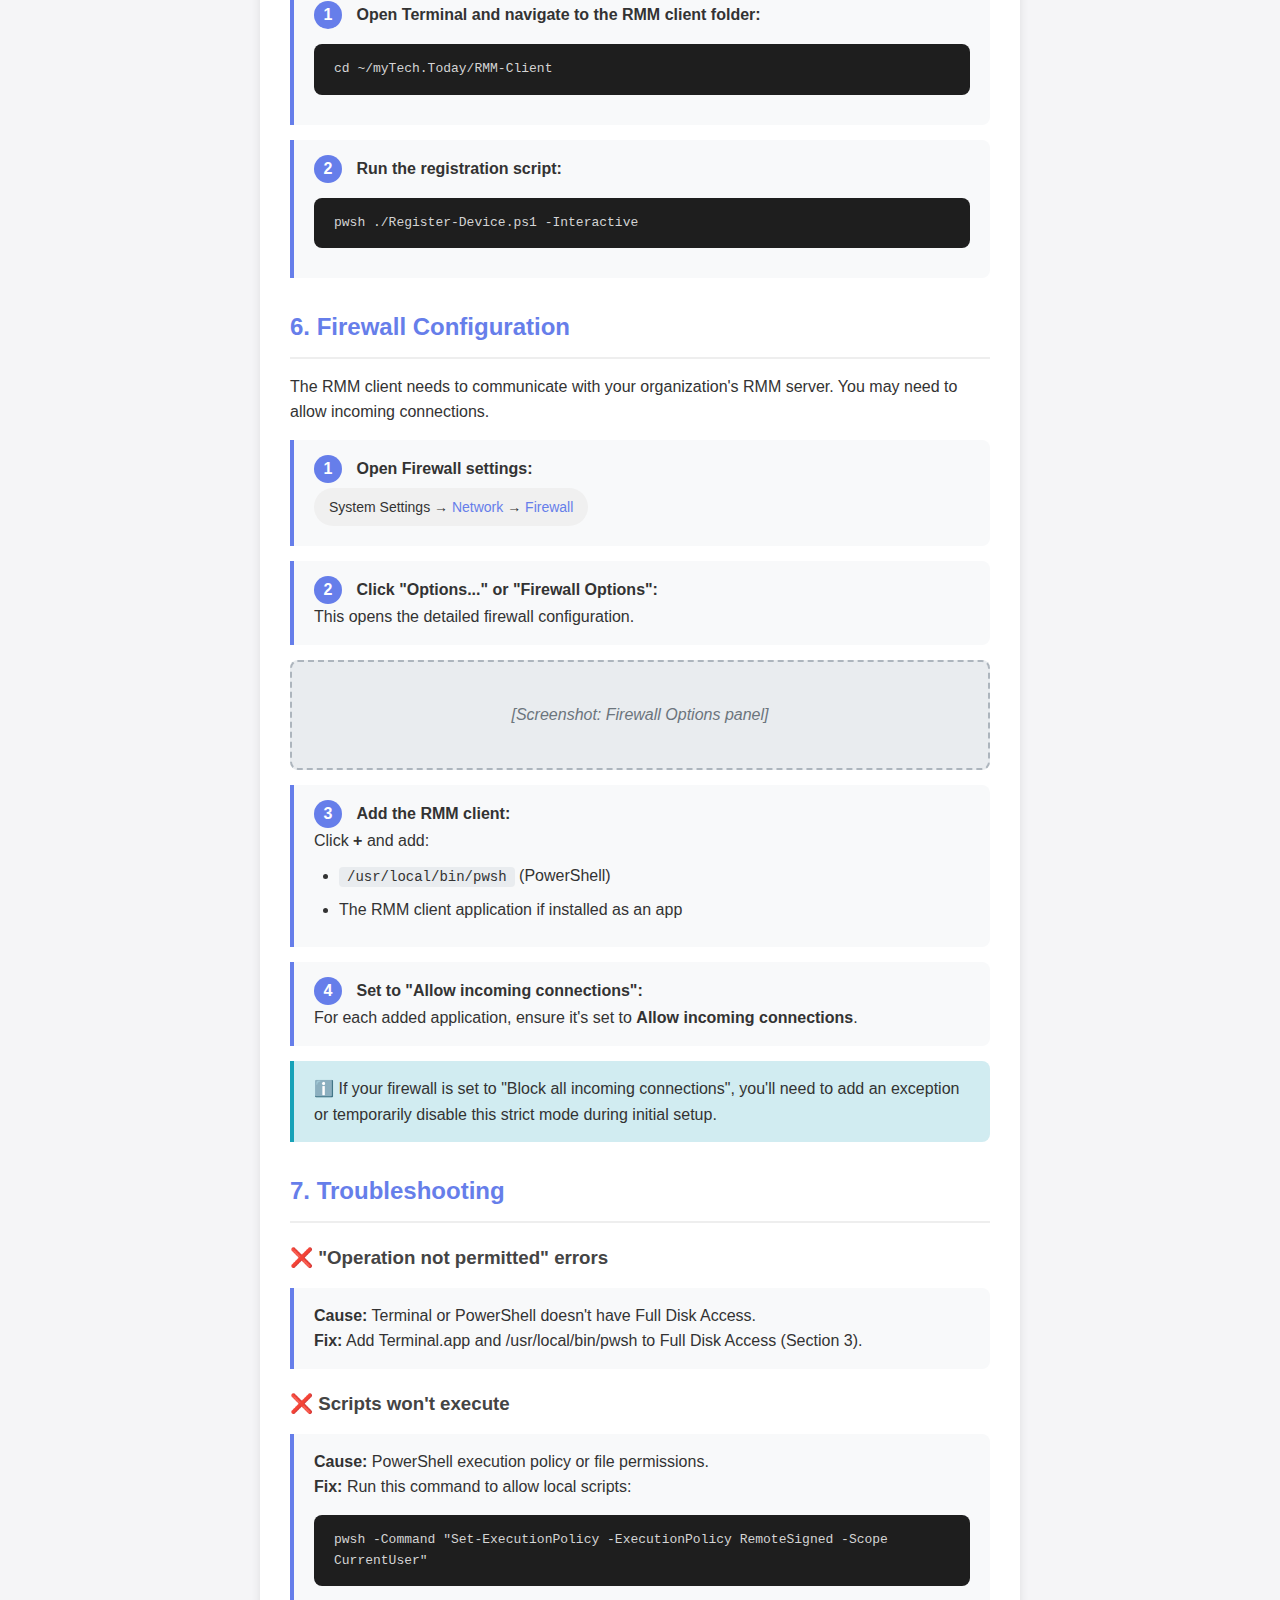
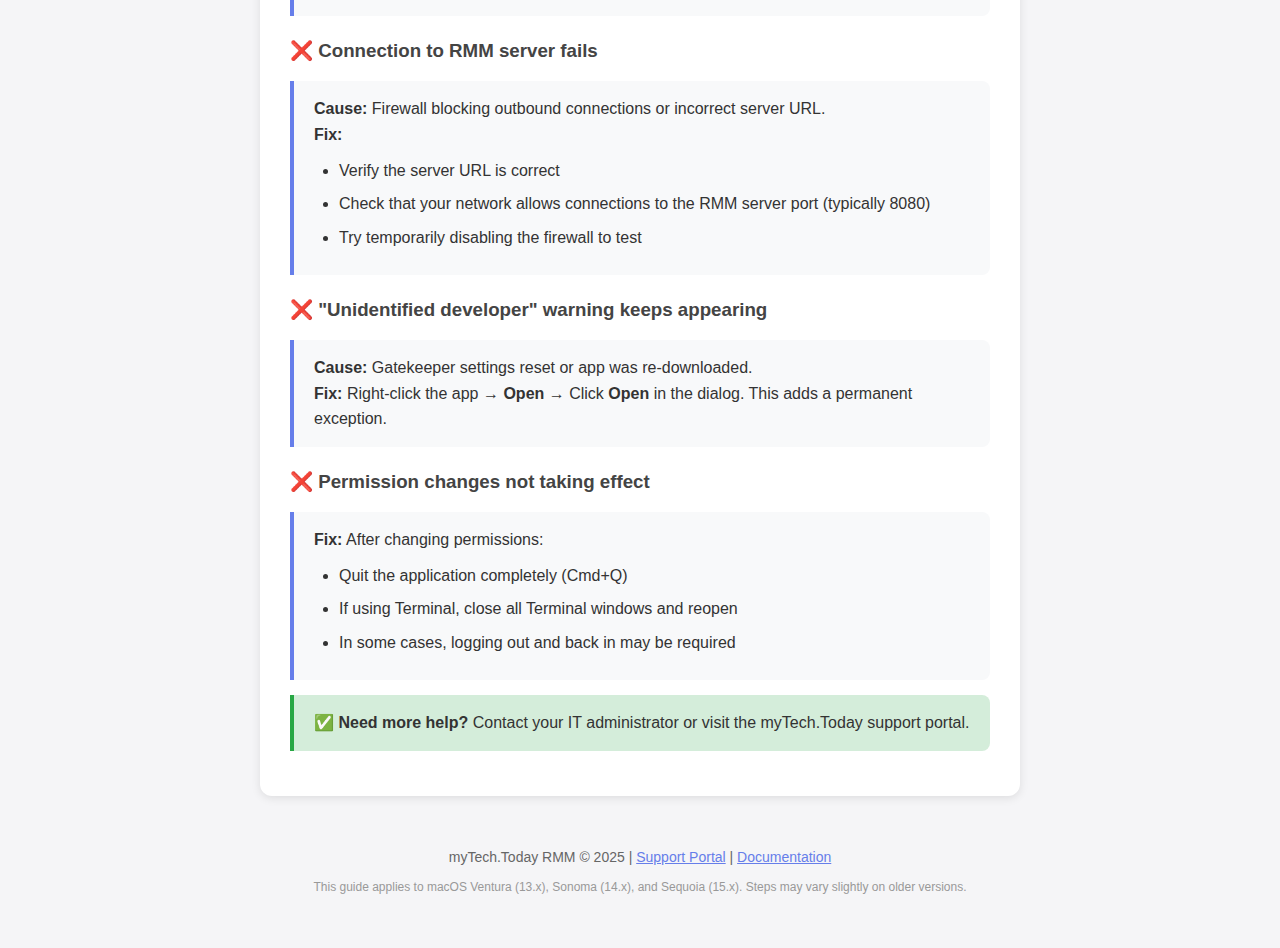
<file: docs/install-client-macos-instructions.html>
<!DOCTYPE html>
<html lang="en">
<head>
    <meta charset="UTF-8">
    <meta name="viewport" content="width=device-width, initial-scale=1.0">
    <title>myTech.Today RMM - macOS Client Setup Instructions</title>
    <style>
        * { box-sizing: border-box; margin: 0; padding: 0; }
        body { font-family: -apple-system, BlinkMacSystemFont, 'Segoe UI', Roboto, Oxygen, Ubuntu, sans-serif; line-height: 1.6; color: #333; background: #f5f5f7; }
        .container { max-width: 800px; margin: 0 auto; padding: 20px; }
        header { background: linear-gradient(135deg, #667eea 0%, #764ba2 100%); color: white; padding: 40px 20px; text-align: center; }
        header h1 { font-size: 28px; margin-bottom: 10px; }
        header p { opacity: 0.9; font-size: 16px; }
        .content { background: white; border-radius: 12px; box-shadow: 0 2px 10px rgba(0,0,0,0.1); margin: 20px 0; padding: 30px; }
        h2 { color: #667eea; margin: 30px 0 15px; padding-bottom: 10px; border-bottom: 2px solid #eee; }
        h2:first-child { margin-top: 0; }
        h3 { color: #444; margin: 20px 0 10px; }
        .step { background: #f8f9fa; border-left: 4px solid #667eea; padding: 15px 20px; margin: 15px 0; border-radius: 0 8px 8px 0; }
        .step-number { display: inline-block; background: #667eea; color: white; width: 28px; height: 28px; border-radius: 50%; text-align: center; line-height: 28px; font-weight: bold; margin-right: 10px; }
        .warning { background: #fff3cd; border-left: 4px solid #ffc107; padding: 15px 20px; margin: 15px 0; border-radius: 0 8px 8px 0; }
        .warning::before { content: "⚠️ "; }
        .info { background: #d1ecf1; border-left: 4px solid #17a2b8; padding: 15px 20px; margin: 15px 0; border-radius: 0 8px 8px 0; }
        .info::before { content: "ℹ️ "; }
        .success { background: #d4edda; border-left: 4px solid #28a745; padding: 15px 20px; margin: 15px 0; border-radius: 0 8px 8px 0; }
        .success::before { content: "✅ "; }
        .screenshot { background: #e9ecef; border: 2px dashed #adb5bd; border-radius: 8px; padding: 40px; text-align: center; margin: 15px 0; color: #6c757d; }
        .screenshot img { max-width: 100%; border-radius: 8px; box-shadow: 0 2px 8px rgba(0,0,0,0.15); }
        code { background: #e9ecef; padding: 2px 8px; border-radius: 4px; font-family: 'SF Mono', Monaco, 'Courier New', monospace; font-size: 14px; }
        .code-block { background: #1e1e1e; color: #d4d4d4; padding: 15px 20px; border-radius: 8px; margin: 15px 0; overflow-x: auto; font-family: 'SF Mono', Monaco, monospace; font-size: 13px; }
        ul, ol { margin: 10px 0 10px 25px; }
        li { margin: 8px 0; }
        .nav-path { background: #f0f0f0; padding: 8px 15px; border-radius: 20px; display: inline-block; margin: 5px 0; font-size: 14px; }
        .nav-path span { color: #667eea; }
        footer { text-align: center; padding: 30px; color: #666; font-size: 14px; }
        a { color: #667eea; }
        .toc { background: #f8f9fa; padding: 20px; border-radius: 8px; margin-bottom: 20px; }
        .toc h3 { margin-top: 0; }
        .toc ul { list-style: none; margin: 0; padding: 0; }
        .toc li { margin: 8px 0; }
        .toc a { text-decoration: none; }
        .toc a:hover { text-decoration: underline; }
    </style>
</head>
<body>
    <header>
        <h1>🍎 myTech.Today RMM</h1>
        <p>macOS Client Installation &amp; Permission Setup Guide</p>
    </header>

    <div class="container">
        <div class="content">
            <div class="toc">
                <h3>📋 Table of Contents</h3>
                <ul>
                    <li><a href="#overview">1. Overview</a></li>
                    <li><a href="#gatekeeper">2. Allowing the App (Gatekeeper)</a></li>
                    <li><a href="#full-disk-access">3. Granting Full Disk Access</a></li>
                    <li><a href="#accessibility">4. Accessibility Permissions</a></li>
                    <li><a href="#terminal">5. Terminal & PowerShell Setup</a></li>
                    <li><a href="#firewall">6. Firewall Configuration</a></li>
                    <li><a href="#troubleshooting">7. Troubleshooting</a></li>
                </ul>
            </div>

            <h2 id="overview">1. Overview</h2>
            <p>macOS includes robust security features that protect your system from unauthorized access. For the myTech.Today RMM client to function correctly, you'll need to grant specific permissions.</p>
            
            <div class="info">
                These permissions are required because the RMM client needs to: monitor system health, execute management scripts, communicate with the RMM server, and report device status.
            </div>

            <h2 id="gatekeeper">2. Allowing the App Through Gatekeeper</h2>
            <p>macOS Gatekeeper may block the RMM client because it wasn't downloaded from the App Store.</p>

            <div class="step">
                <span class="step-number">1</span>
                <strong>If you see "App can't be opened":</strong><br>
                When you first try to run the RMM client, macOS may display a warning dialog.
            </div>

            <div class="screenshot">
                <p><em>[Screenshot: Gatekeeper blocking dialog]</em></p>
                <p>Shows: "myTech.Today RMM" cannot be opened because Apple cannot check it for malicious software.</p>
            </div>

            <div class="step">
                <span class="step-number">2</span>
                <strong>Open System Settings:</strong><br>
                Click the <strong>Apple menu </strong> → <strong>System Settings</strong> (or System Preferences on older macOS)
            </div>

            <div class="step">
                <span class="step-number">3</span>
                <strong>Navigate to Privacy & Security:</strong><br>
                <div class="nav-path"> System Settings → <span>Privacy & Security</span></div>
            </div>

            <div class="step">
                <span class="step-number">4</span>
                <strong>Scroll to Security section:</strong><br>
                Find the message: <em>"myTech.Today RMM" was blocked from use because it is not from an identified developer.</em><br><br>
                Click <strong>"Open Anyway"</strong>
            </div>

            <div class="screenshot">
                <p><em>[Screenshot: Security settings showing "Open Anyway" button]</em></p>
            </div>

            <div class="step">
                <span class="step-number">5</span>
                <strong>Confirm by entering your password:</strong><br>
                Enter your Mac administrator password when prompted, then click <strong>OK</strong>.
            </div>

            <div class="success">
                The RMM client should now be allowed to run. You may need to launch it again.
            </div>

            <h2 id="full-disk-access">3. Granting Full Disk Access</h2>
            <p>Full Disk Access allows the RMM client to read system information, execute scripts, and monitor device health across all areas of your Mac.</p>

            <div class="warning">
                Without Full Disk Access, the RMM client will have limited functionality and may not be able to report accurate system information.
            </div>

            <div class="step">
                <span class="step-number">1</span>
                <strong>Open System Settings:</strong><br>
                Click the <strong>Apple menu </strong> → <strong>System Settings</strong>
            </div>

            <div class="step">
                <span class="step-number">2</span>
                <strong>Navigate to Full Disk Access:</strong><br>
                <div class="nav-path"> System Settings → <span>Privacy & Security</span> → <span>Full Disk Access</span></div>
            </div>

            <div class="screenshot">
                <p><em>[Screenshot: Full Disk Access settings panel]</em></p>
                <p>Shows the list of apps with Full Disk Access permissions</p>
            </div>

            <div class="step">
                <span class="step-number">3</span>
                <strong>Click the lock icon to make changes:</strong><br>
                Click the <strong>🔒 lock icon</strong> at the bottom and enter your administrator password.
            </div>

            <div class="step">
                <span class="step-number">4</span>
                <strong>Add the RMM client:</strong><br>
                Click the <strong>+</strong> button and navigate to:<br>
                <code>/Applications/myTech.Today/RMM-Client</code><br><br>
                Or if using PowerShell directly, add:<br>
                <code>/usr/local/bin/pwsh</code>
            </div>

            <div class="step">
                <span class="step-number">5</span>
                <strong>Also add Terminal (if using Terminal to run scripts):</strong><br>
                Find and enable <strong>Terminal</strong> in the list, or add it using the + button:<br>
                <code>/Applications/Utilities/Terminal.app</code>
            </div>

            <div class="step">
                <span class="step-number">6</span>
                <strong>Ensure the toggle is ON:</strong><br>
                Make sure the checkbox/toggle next to each app is <strong>enabled</strong> (blue/checked).
            </div>

            <div class="screenshot">
                <p><em>[Screenshot: Full Disk Access with Terminal and pwsh enabled]</em></p>
            </div>

            <div class="info">
                You may need to quit and reopen Terminal or the RMM client for changes to take effect.
            </div>

            <h2 id="accessibility">4. Accessibility Permissions</h2>
            <p>If the RMM client needs to perform automation tasks or remote assistance, Accessibility permissions may be required.</p>

            <div class="step">
                <span class="step-number">1</span>
                <strong>Open Accessibility settings:</strong><br>
                <div class="nav-path"> System Settings → <span>Privacy & Security</span> → <span>Accessibility</span></div>
            </div>

            <div class="step">
                <span class="step-number">2</span>
                <strong>Add the RMM client:</strong><br>
                Click the lock to unlock, then click <strong>+</strong> and add the RMM client application.
            </div>

            <div class="step">
                <span class="step-number">3</span>
                <strong>Enable the toggle:</strong><br>
                Ensure the checkbox next to the RMM client is <strong>enabled</strong>.
            </div>

            <div class="screenshot">
                <p><em>[Screenshot: Accessibility settings with app added]</em></p>
            </div>

            <h2 id="terminal">5. Terminal & PowerShell Setup</h2>
            <p>The RMM client uses PowerShell to execute management scripts. You'll need to install PowerShell for macOS.</p>

            <h3>Installing PowerShell on macOS</h3>

            <div class="step">
                <span class="step-number">1</span>
                <strong>Option A - Using Homebrew (Recommended):</strong><br>
                Open Terminal and run:
                <div class="code-block">brew install --cask powershell</div>
            </div>

            <div class="step">
                <span class="step-number">2</span>
                <strong>Option B - Direct Download:</strong><br>
                Download the latest PowerShell package from:<br>
                <a href="https://github.com/PowerShell/PowerShell/releases" target="_blank">https://github.com/PowerShell/PowerShell/releases</a><br><br>
                Look for the <code>.pkg</code> file for macOS (e.g., <code>powershell-7.x.x-osx-x64.pkg</code>)
            </div>

            <div class="step">
                <span class="step-number">3</span>
                <strong>Verify Installation:</strong><br>
                Open Terminal and run:
                <div class="code-block">pwsh --version</div>
                You should see the PowerShell version number.
            </div>

            <h3>Granting Terminal Full Disk Access</h3>
            <div class="info">
                If you run RMM scripts from Terminal, ensure Terminal.app has Full Disk Access (see Section 3).
            </div>

            <h3>Running the RMM Client</h3>
            <div class="step">
                <span class="step-number">1</span>
                <strong>Open Terminal and navigate to the RMM client folder:</strong>
                <div class="code-block">cd ~/myTech.Today/RMM-Client</div>
            </div>

            <div class="step">
                <span class="step-number">2</span>
                <strong>Run the registration script:</strong>
                <div class="code-block">pwsh ./Register-Device.ps1 -Interactive</div>
            </div>

            <h2 id="firewall">6. Firewall Configuration</h2>
            <p>The RMM client needs to communicate with your organization's RMM server. You may need to allow incoming connections.</p>

            <div class="step">
                <span class="step-number">1</span>
                <strong>Open Firewall settings:</strong><br>
                <div class="nav-path"> System Settings → <span>Network</span> → <span>Firewall</span></div>
            </div>

            <div class="step">
                <span class="step-number">2</span>
                <strong>Click "Options..." or "Firewall Options":</strong><br>
                This opens the detailed firewall configuration.
            </div>

            <div class="screenshot">
                <p><em>[Screenshot: Firewall Options panel]</em></p>
            </div>

            <div class="step">
                <span class="step-number">3</span>
                <strong>Add the RMM client:</strong><br>
                Click <strong>+</strong> and add:<br>
                <ul>
                    <li><code>/usr/local/bin/pwsh</code> (PowerShell)</li>
                    <li>The RMM client application if installed as an app</li>
                </ul>
            </div>

            <div class="step">
                <span class="step-number">4</span>
                <strong>Set to "Allow incoming connections":</strong><br>
                For each added application, ensure it's set to <strong>Allow incoming connections</strong>.
            </div>

            <div class="info">
                If your firewall is set to "Block all incoming connections", you'll need to add an exception or temporarily disable this strict mode during initial setup.
            </div>

            <h2 id="troubleshooting">7. Troubleshooting</h2>

            <h3>❌ "Operation not permitted" errors</h3>
            <div class="step">
                <strong>Cause:</strong> Terminal or PowerShell doesn't have Full Disk Access.<br>
                <strong>Fix:</strong> Add Terminal.app and /usr/local/bin/pwsh to Full Disk Access (Section 3).
            </div>

            <h3>❌ Scripts won't execute</h3>
            <div class="step">
                <strong>Cause:</strong> PowerShell execution policy or file permissions.<br>
                <strong>Fix:</strong> Run this command to allow local scripts:
                <div class="code-block">pwsh -Command "Set-ExecutionPolicy -ExecutionPolicy RemoteSigned -Scope CurrentUser"</div>
            </div>

            <h3>❌ Connection to RMM server fails</h3>
            <div class="step">
                <strong>Cause:</strong> Firewall blocking outbound connections or incorrect server URL.<br>
                <strong>Fix:</strong>
                <ul>
                    <li>Verify the server URL is correct</li>
                    <li>Check that your network allows connections to the RMM server port (typically 8080)</li>
                    <li>Try temporarily disabling the firewall to test</li>
                </ul>
            </div>

            <h3>❌ "Unidentified developer" warning keeps appearing</h3>
            <div class="step">
                <strong>Cause:</strong> Gatekeeper settings reset or app was re-downloaded.<br>
                <strong>Fix:</strong> Right-click the app → <strong>Open</strong> → Click <strong>Open</strong> in the dialog. This adds a permanent exception.
            </div>

            <h3>❌ Permission changes not taking effect</h3>
            <div class="step">
                <strong>Fix:</strong> After changing permissions:
                <ul>
                    <li>Quit the application completely (Cmd+Q)</li>
                    <li>If using Terminal, close all Terminal windows and reopen</li>
                    <li>In some cases, logging out and back in may be required</li>
                </ul>
            </div>

            <div class="success">
                <strong>Need more help?</strong> Contact your IT administrator or visit the myTech.Today support portal.
            </div>

        </div>

        <footer>
            <p>myTech.Today RMM &copy; 2025 | <a href="#">Support Portal</a> | <a href="#">Documentation</a></p>
            <p style="margin-top:10px;font-size:12px;color:#999;">This guide applies to macOS Ventura (13.x), Sonoma (14.x), and Sequoia (15.x). Steps may vary slightly on older versions.</p>
        </footer>
    </div>
</body>
</html>
</file>
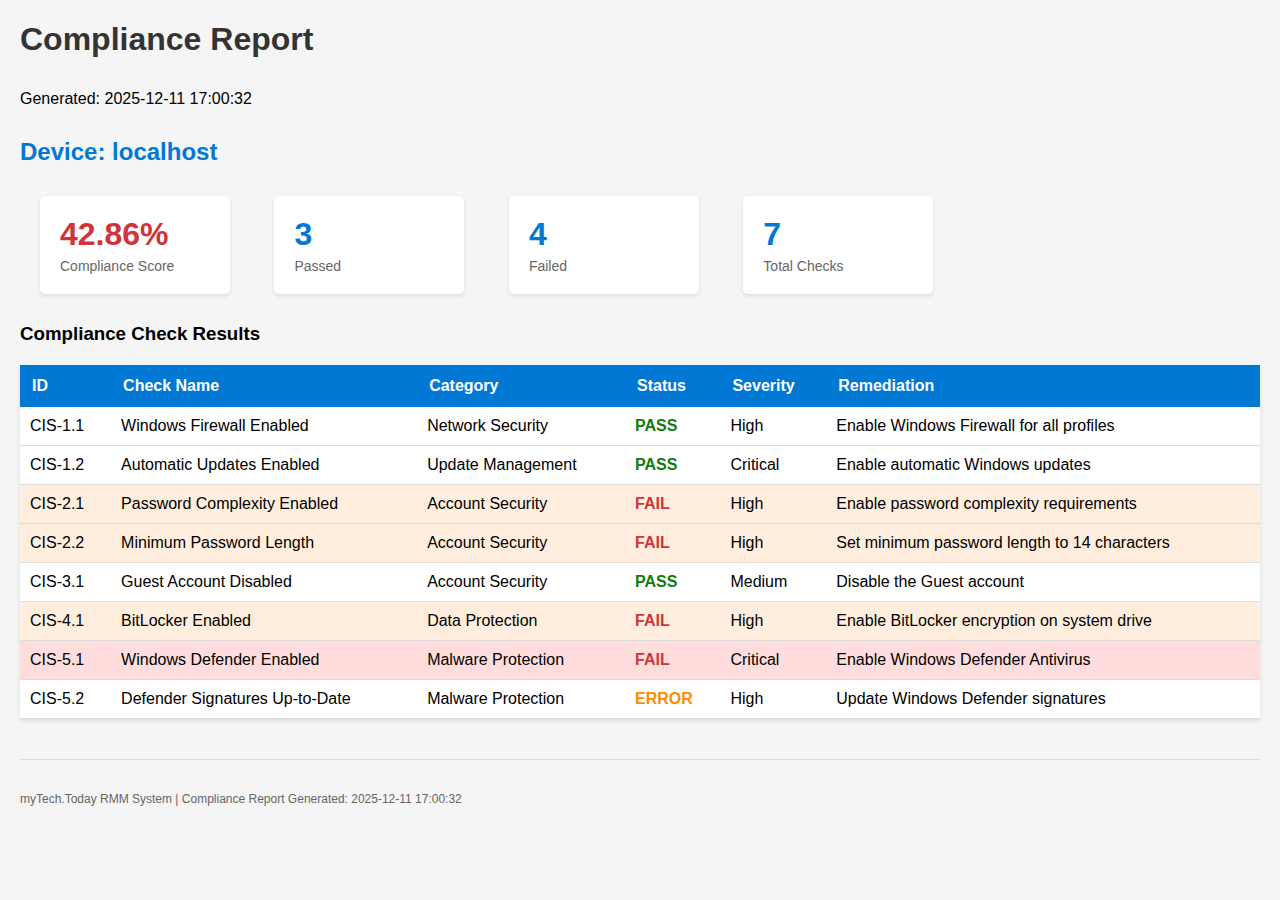
<file: reports/test-compliance.html>
﻿<!DOCTYPE html>
<html>
<head>
    <title>Compliance Report - 2025-12-11</title>
    <style>
        body { font-family: Arial, sans-serif; margin: 20px; background-color: #f5f5f5; }
        h1 { color: #333; border-bottom: 3px solid: #0078d4; padding-bottom: 10px; }
        h2 { color: #0078d4; margin-top: 30px; }
        table { border-collapse: collapse; width: 100%; margin: 20px 0; background-color: white; box-shadow: 0 2px 4px rgba(0,0,0,0.1); }
        th { background-color: #0078d4; color: white; padding: 12px; text-align: left; }
        td { padding: 10px; border-bottom: 1px solid #ddd; }
        tr:hover { background-color: #f1f1f1; }
        .metric { display: inline-block; margin: 10px 20px; padding: 20px; background-color: white; border-radius: 5px; box-shadow: 0 2px 4px rgba(0,0,0,0.1); min-width: 150px; }
        .metric-value { font-size: 32px; font-weight: bold; color: #0078d4; }
        .metric-label { font-size: 14px; color: #666; margin-top: 5px; }
        .pass { color: #107c10; font-weight: bold; }
        .fail { color: #d13438; font-weight: bold; }
        .error { color: #ff8c00; font-weight: bold; }
        .critical { background-color: #fdd; }
        .high { background-color: #fed; }
        .footer { margin-top: 40px; padding-top: 20px; border-top: 1px solid #ddd; color: #666; font-size: 12px; }
    </style>
</head>
<body>
    <h1>Compliance Report</h1>
    <p>Generated: 2025-12-11 17:00:32</p>    <h2>Device: localhost</h2>
    <div class="metric">
        <div class="metric-value" style="color: #d13438;">42.86%</div>
        <div class="metric-label">Compliance Score</div>
    </div>
    <div class="metric">
        <div class="metric-value">3</div>
        <div class="metric-label">Passed</div>
    </div>
    <div class="metric">
        <div class="metric-value">4</div>
        <div class="metric-label">Failed</div>
    </div>
    <div class="metric">
        <div class="metric-value">7</div>
        <div class="metric-label">Total Checks</div>
    </div>

    <h3>Compliance Check Results</h3>
    <table>
        <tr><th>ID</th><th>Check Name</th><th>Category</th><th>Status</th><th>Severity</th><th>Remediation</th></tr>        <tr class=''><td>CIS-1.1</td><td>Windows Firewall Enabled</td><td>Network Security</td><td class='pass'>PASS</td><td>High</td><td>Enable Windows Firewall for all profiles</td></tr>
        <tr class=''><td>CIS-1.2</td><td>Automatic Updates Enabled</td><td>Update Management</td><td class='pass'>PASS</td><td>Critical</td><td>Enable automatic Windows updates</td></tr>
        <tr class='high'><td>CIS-2.1</td><td>Password Complexity Enabled</td><td>Account Security</td><td class='fail'>FAIL</td><td>High</td><td>Enable password complexity requirements</td></tr>
        <tr class='high'><td>CIS-2.2</td><td>Minimum Password Length</td><td>Account Security</td><td class='fail'>FAIL</td><td>High</td><td>Set minimum password length to 14 characters</td></tr>
        <tr class=''><td>CIS-3.1</td><td>Guest Account Disabled</td><td>Account Security</td><td class='pass'>PASS</td><td>Medium</td><td>Disable the Guest account</td></tr>
        <tr class='high'><td>CIS-4.1</td><td>BitLocker Enabled</td><td>Data Protection</td><td class='fail'>FAIL</td><td>High</td><td>Enable BitLocker encryption on system drive</td></tr>
        <tr class='critical'><td>CIS-5.1</td><td>Windows Defender Enabled</td><td>Malware Protection</td><td class='fail'>FAIL</td><td>Critical</td><td>Enable Windows Defender Antivirus</td></tr>
        <tr class=''><td>CIS-5.2</td><td>Defender Signatures Up-to-Date</td><td>Malware Protection</td><td class='error'>ERROR</td><td>High</td><td>Update Windows Defender signatures</td></tr>
    </table>
    <div class="footer">
        <p>myTech.Today RMM System | Compliance Report Generated: 2025-12-11 17:00:32</p>
    </div>
</body>
</html>
</file>
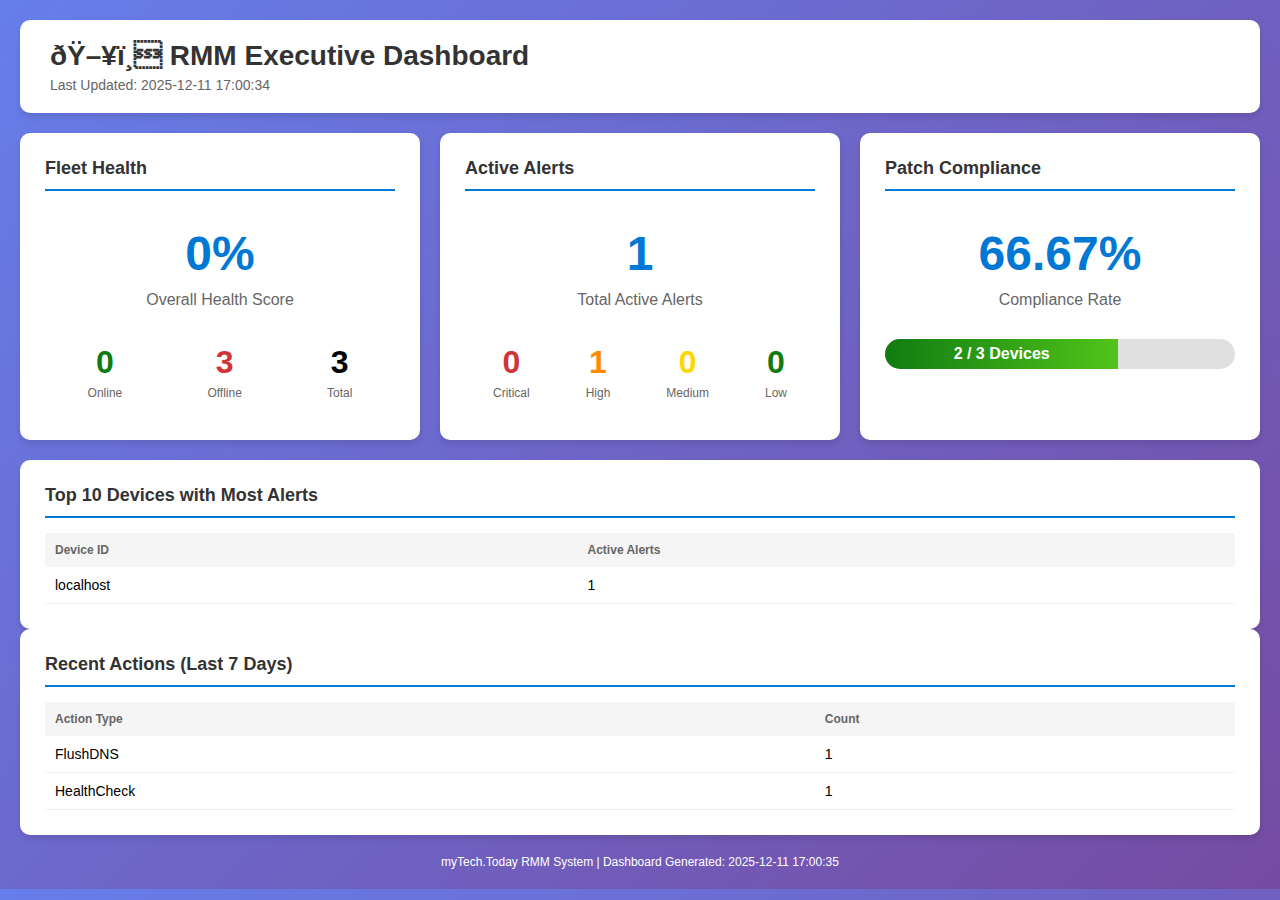
<file: reports/test-dashboard.html>
﻿<!DOCTYPE html>
<html>
<head>
    <title>RMM Executive Dashboard - 2025-12-11 17:00</title>
    
    <style>
        * { margin: 0; padding: 0; box-sizing: border-box; }
        body { font-family: 'Segoe UI', Tahoma, Geneva, Verdana, sans-serif; background: linear-gradient(135deg, #667eea 0%, #764ba2 100%); padding: 20px; }
        .container { max-width: 1400px; margin: 0 auto; }
        .header { background: white; padding: 20px 30px; border-radius: 10px; margin-bottom: 20px; box-shadow: 0 4px 6px rgba(0,0,0,0.1); }
        .header h1 { color: #333; font-size: 28px; }
        .header .timestamp { color: #666; font-size: 14px; margin-top: 5px; }
        .grid { display: grid; grid-template-columns: repeat(auto-fit, minmax(300px, 1fr)); gap: 20px; margin-bottom: 20px; }
        .card { background: white; padding: 25px; border-radius: 10px; box-shadow: 0 4px 6px rgba(0,0,0,0.1); }
        .card h2 { color: #333; font-size: 18px; margin-bottom: 15px; border-bottom: 2px solid #0078d4; padding-bottom: 10px; }
        .metric-large { text-align: center; padding: 20px 0; }
        .metric-large .value { font-size: 48px; font-weight: bold; color: #0078d4; }
        .metric-large .label { font-size: 16px; color: #666; margin-top: 10px; }
        .metric-row { display: flex; justify-content: space-around; margin: 15px 0; }
        .metric-small { text-align: center; }
        .metric-small .value { font-size: 32px; font-weight: bold; }
        .metric-small .label { font-size: 12px; color: #666; margin-top: 5px; }
        .alert-critical { color: #d13438; }
        .alert-high { color: #ff8c00; }
        .alert-medium { color: #ffd700; }
        .alert-low { color: #107c10; }
        .alert-info { color: #0078d4; }
        table { width: 100%; border-collapse: collapse; margin-top: 10px; }
        th { background: #f5f5f5; padding: 10px; text-align: left; font-size: 12px; color: #666; }
        td { padding: 10px; border-bottom: 1px solid #eee; font-size: 14px; }
        tr:hover { background: #f9f9f9; }
        .status-online { color: #107c10; font-weight: bold; }
        .status-offline { color: #d13438; font-weight: bold; }
        .progress-bar { background: #e0e0e0; height: 30px; border-radius: 15px; overflow: hidden; margin: 10px 0; }
        .progress-fill { background: linear-gradient(90deg, #107c10 0%, #52c41a 100%); height: 100%; display: flex; align-items: center; justify-content: center; color: white; font-weight: bold; transition: width 0.3s; }
        .footer { text-align: center; color: white; margin-top: 20px; font-size: 12px; }
    </style>
</head>
<body>
    <div class="container">
        <div class="header">
            <h1>ðŸ–¥ï¸ RMM Executive Dashboard</h1>
            <div class="timestamp">Last Updated: 2025-12-11 17:00:34</div>
        </div>

        <div class="grid">
            <!-- Fleet Health Card -->
            <div class="card">
                <h2>Fleet Health</h2>
                <div class="metric-large">
                    <div class="value">0%</div>
                    <div class="label">Overall Health Score</div>
                </div>
                <div class="metric-row">
                    <div class="metric-small">
                        <div class="value status-online">0</div>
                        <div class="label">Online</div>
                    </div>
                    <div class="metric-small">
                        <div class="value status-offline">3</div>
                        <div class="label">Offline</div>
                    </div>
                    <div class="metric-small">
                        <div class="value">3</div>
                        <div class="label">Total</div>
                    </div>
                </div>
            </div>

            <!-- Active Alerts Card -->
            <div class="card">
                <h2>Active Alerts</h2>
                <div class="metric-large">
                    <div class="value">1</div>
                    <div class="label">Total Active Alerts</div>
                </div>
                <div class="metric-row">
                    <div class="metric-small">
                        <div class="value alert-critical">0</div>
                        <div class="label">Critical</div>
                    </div>
                    <div class="metric-small">
                        <div class="value alert-high">1</div>
                        <div class="label">High</div>
                    </div>
                    <div class="metric-small">
                        <div class="value alert-medium">0</div>
                        <div class="label">Medium</div>
                    </div>
                    <div class="metric-small">
                        <div class="value alert-low">0</div>
                        <div class="label">Low</div>
                    </div>
                </div>
            </div>

            <!-- Patch Compliance Card -->
            <div class="card">
                <h2>Patch Compliance</h2>
                <div class="metric-large">
                    <div class="value">66.67%</div>
                    <div class="label">Compliance Rate</div>
                </div>
                <div class="progress-bar">
                    <div class="progress-fill" style="width: 66.67%;">
                        2 / 3 Devices
                    </div>
                </div>
            </div>
        </div>

        <!-- Top Issues Table -->
        <div class="card">
            <h2>Top 10 Devices with Most Alerts</h2>
            <table>
                <tr><th>Device ID</th><th>Active Alerts</th></tr>                <tr><td>localhost</td><td>1</td></tr>
            </table>
        </div>

        <!-- Recent Actions Table -->
        <div class="card">
            <h2>Recent Actions (Last 7 Days)</h2>
            <table>
                <tr><th>Action Type</th><th>Count</th></tr>                <tr><td>FlushDNS</td><td>1</td></tr>
                <tr><td>HealthCheck</td><td>1</td></tr>
            </table>
        </div>

        <div class="footer">
            <p>myTech.Today RMM System | Dashboard Generated: 2025-12-11 17:00:35</p>
        </div>
    </div>
</body>
</html>
</file>
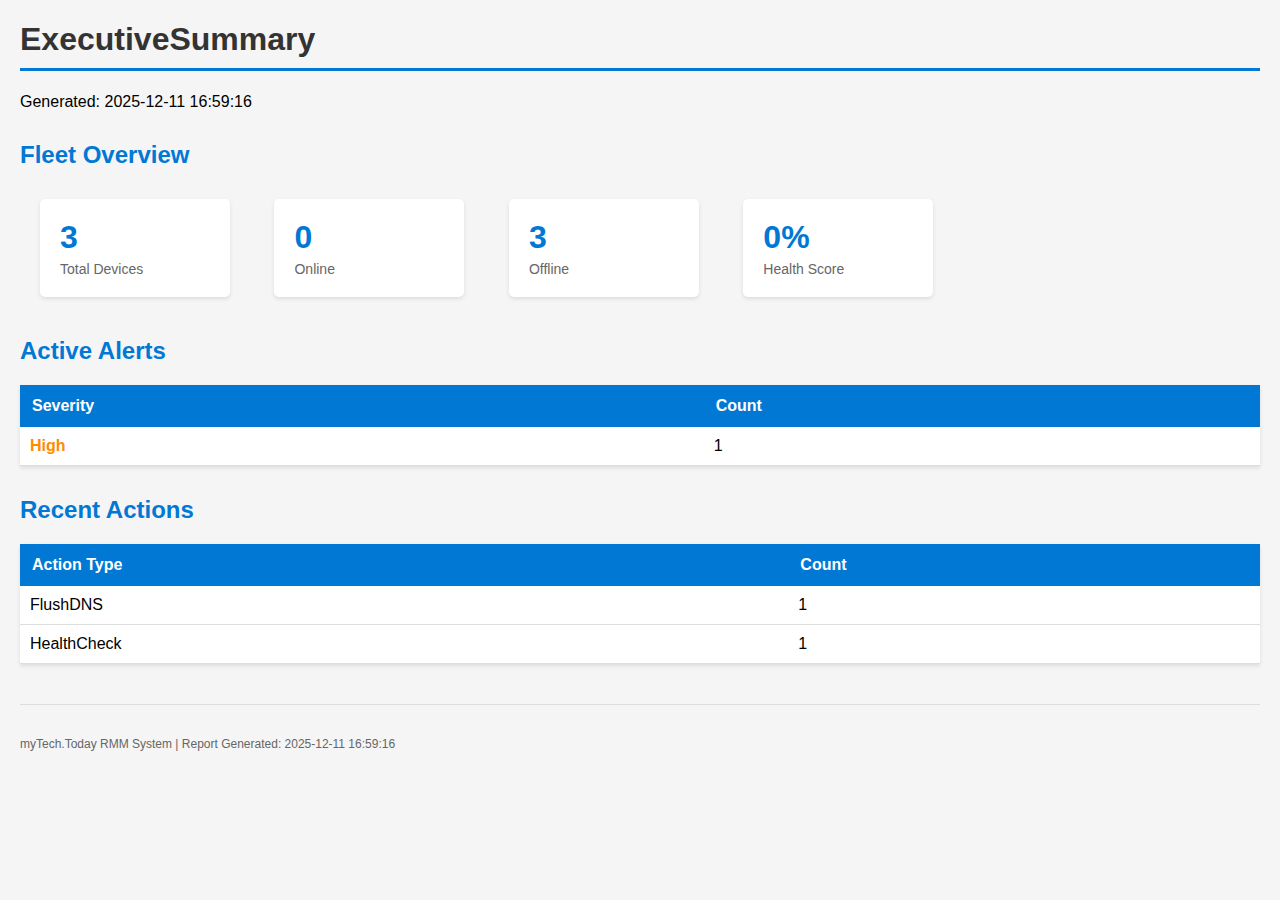
<file: reports/test-executive.html>
﻿<!DOCTYPE html>
<html>
<head>
    <title>ExecutiveSummary - 2025-12-11</title>
    <style>
        body { font-family: Arial, sans-serif; margin: 20px; background-color: #f5f5f5; }
        h1 { color: #333; border-bottom: 3px solid #0078d4; padding-bottom: 10px; }
        h2 { color: #0078d4; margin-top: 30px; }
        table { border-collapse: collapse; width: 100%; margin: 20px 0; background-color: white; box-shadow: 0 2px 4px rgba(0,0,0,0.1); }
        th { background-color: #0078d4; color: white; padding: 12px; text-align: left; }
        td { padding: 10px; border-bottom: 1px solid #ddd; }
        tr:hover { background-color: #f1f1f1; }
        .metric { display: inline-block; margin: 10px 20px; padding: 20px; background-color: white; border-radius: 5px; box-shadow: 0 2px 4px rgba(0,0,0,0.1); min-width: 150px; }
        .metric-value { font-size: 32px; font-weight: bold; color: #0078d4; }
        .metric-label { font-size: 14px; color: #666; margin-top: 5px; }
        .critical { color: #d13438; font-weight: bold; }
        .high { color: #ff8c00; font-weight: bold; }
        .medium { color: #ffd700; font-weight: bold; }
        .low { color: #107c10; }
        .footer { margin-top: 40px; padding-top: 20px; border-top: 1px solid #ddd; color: #666; font-size: 12px; }
    </style>
</head>
<body>
    <h1>ExecutiveSummary</h1>
    <p>Generated: 2025-12-11 16:59:16</p>    <h2>Fleet Overview</h2>
    <div class="metric">
        <div class="metric-value">3</div>
        <div class="metric-label">Total Devices</div>
    </div>
    <div class="metric">
        <div class="metric-value">0</div>
        <div class="metric-label">Online</div>
    </div>
    <div class="metric">
        <div class="metric-value">3</div>
        <div class="metric-label">Offline</div>
    </div>
    <div class="metric">
        <div class="metric-value">0%</div>
        <div class="metric-label">Health Score</div>
    </div>

    <h2>Active Alerts</h2>
    <table>
        <tr><th>Severity</th><th>Count</th></tr>        <tr><td class='high'>High</td><td>1</td></tr>
    </table>
    <h2>Recent Actions</h2>
    <table>
        <tr><th>Action Type</th><th>Count</th></tr>        <tr><td>FlushDNS</td><td>1</td></tr>
        <tr><td>HealthCheck</td><td>1</td></tr>
    </table>
    <div class="footer">
        <p>myTech.Today RMM System | Report Generated: 2025-12-11 16:59:16</p>
    </div>
</body>
</html>
</file>
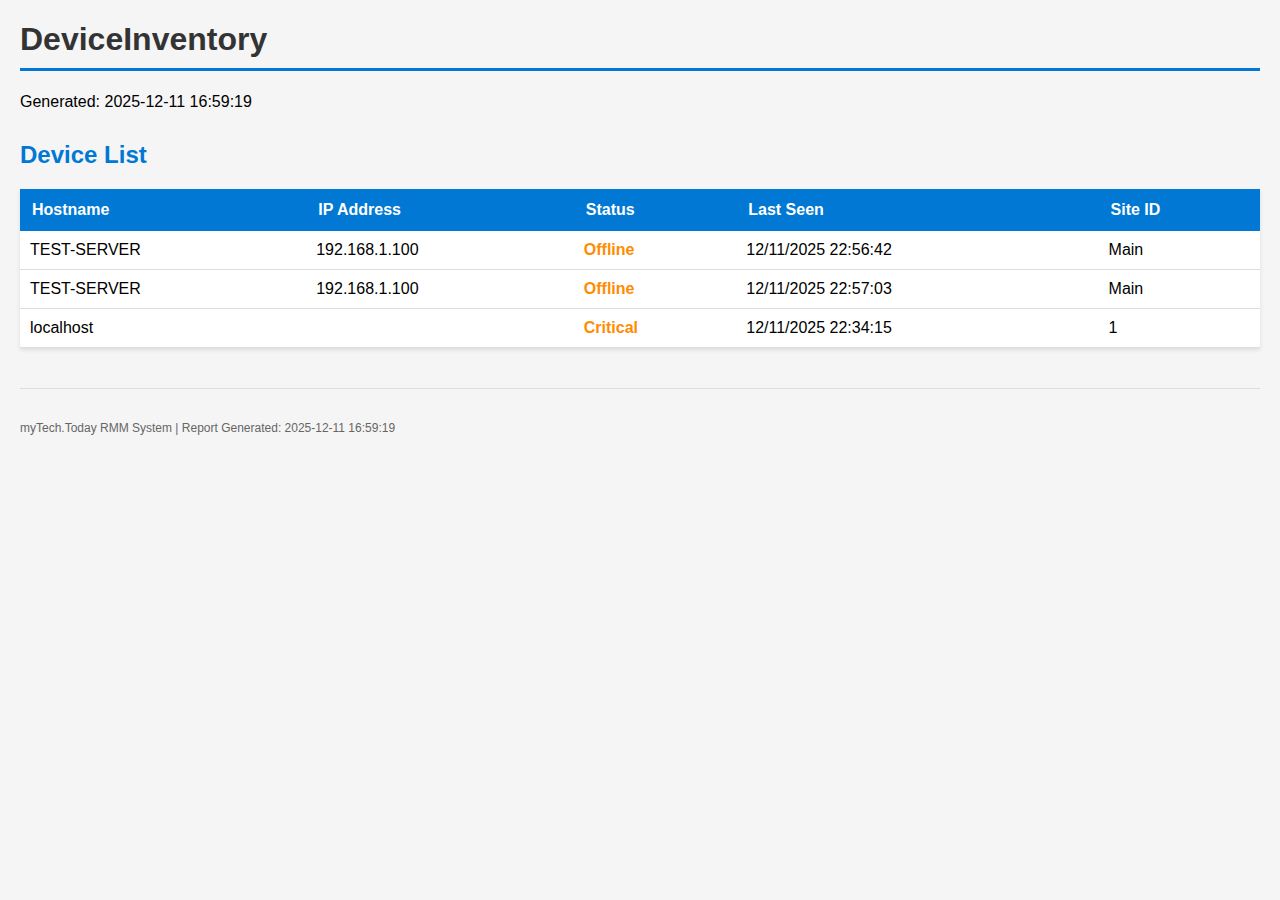
<file: reports/test-inventory.html>
﻿<!DOCTYPE html>
<html>
<head>
    <title>DeviceInventory - 2025-12-11</title>
    <style>
        body { font-family: Arial, sans-serif; margin: 20px; background-color: #f5f5f5; }
        h1 { color: #333; border-bottom: 3px solid #0078d4; padding-bottom: 10px; }
        h2 { color: #0078d4; margin-top: 30px; }
        table { border-collapse: collapse; width: 100%; margin: 20px 0; background-color: white; box-shadow: 0 2px 4px rgba(0,0,0,0.1); }
        th { background-color: #0078d4; color: white; padding: 12px; text-align: left; }
        td { padding: 10px; border-bottom: 1px solid #ddd; }
        tr:hover { background-color: #f1f1f1; }
        .metric { display: inline-block; margin: 10px 20px; padding: 20px; background-color: white; border-radius: 5px; box-shadow: 0 2px 4px rgba(0,0,0,0.1); min-width: 150px; }
        .metric-value { font-size: 32px; font-weight: bold; color: #0078d4; }
        .metric-label { font-size: 14px; color: #666; margin-top: 5px; }
        .critical { color: #d13438; font-weight: bold; }
        .high { color: #ff8c00; font-weight: bold; }
        .medium { color: #ffd700; font-weight: bold; }
        .low { color: #107c10; }
        .footer { margin-top: 40px; padding-top: 20px; border-top: 1px solid #ddd; color: #666; font-size: 12px; }
    </style>
</head>
<body>
    <h1>DeviceInventory</h1>
    <p>Generated: 2025-12-11 16:59:19</p>    <h2>Device List</h2>
    <table>
        <tr><th>Hostname</th><th>IP Address</th><th>Status</th><th>Last Seen</th><th>Site ID</th></tr>        <tr><td>TEST-SERVER</td><td>192.168.1.100</td><td class='high'>Offline</td><td>12/11/2025 22:56:42</td><td>Main</td></tr>
        <tr><td>TEST-SERVER</td><td>192.168.1.100</td><td class='high'>Offline</td><td>12/11/2025 22:57:03</td><td>Main</td></tr>
        <tr><td>localhost</td><td></td><td class='high'>Critical</td><td>12/11/2025 22:34:15</td><td>1</td></tr>
    </table>
    <div class="footer">
        <p>myTech.Today RMM System | Report Generated: 2025-12-11 16:59:19</p>
    </div>
</body>
</html>
</file>
